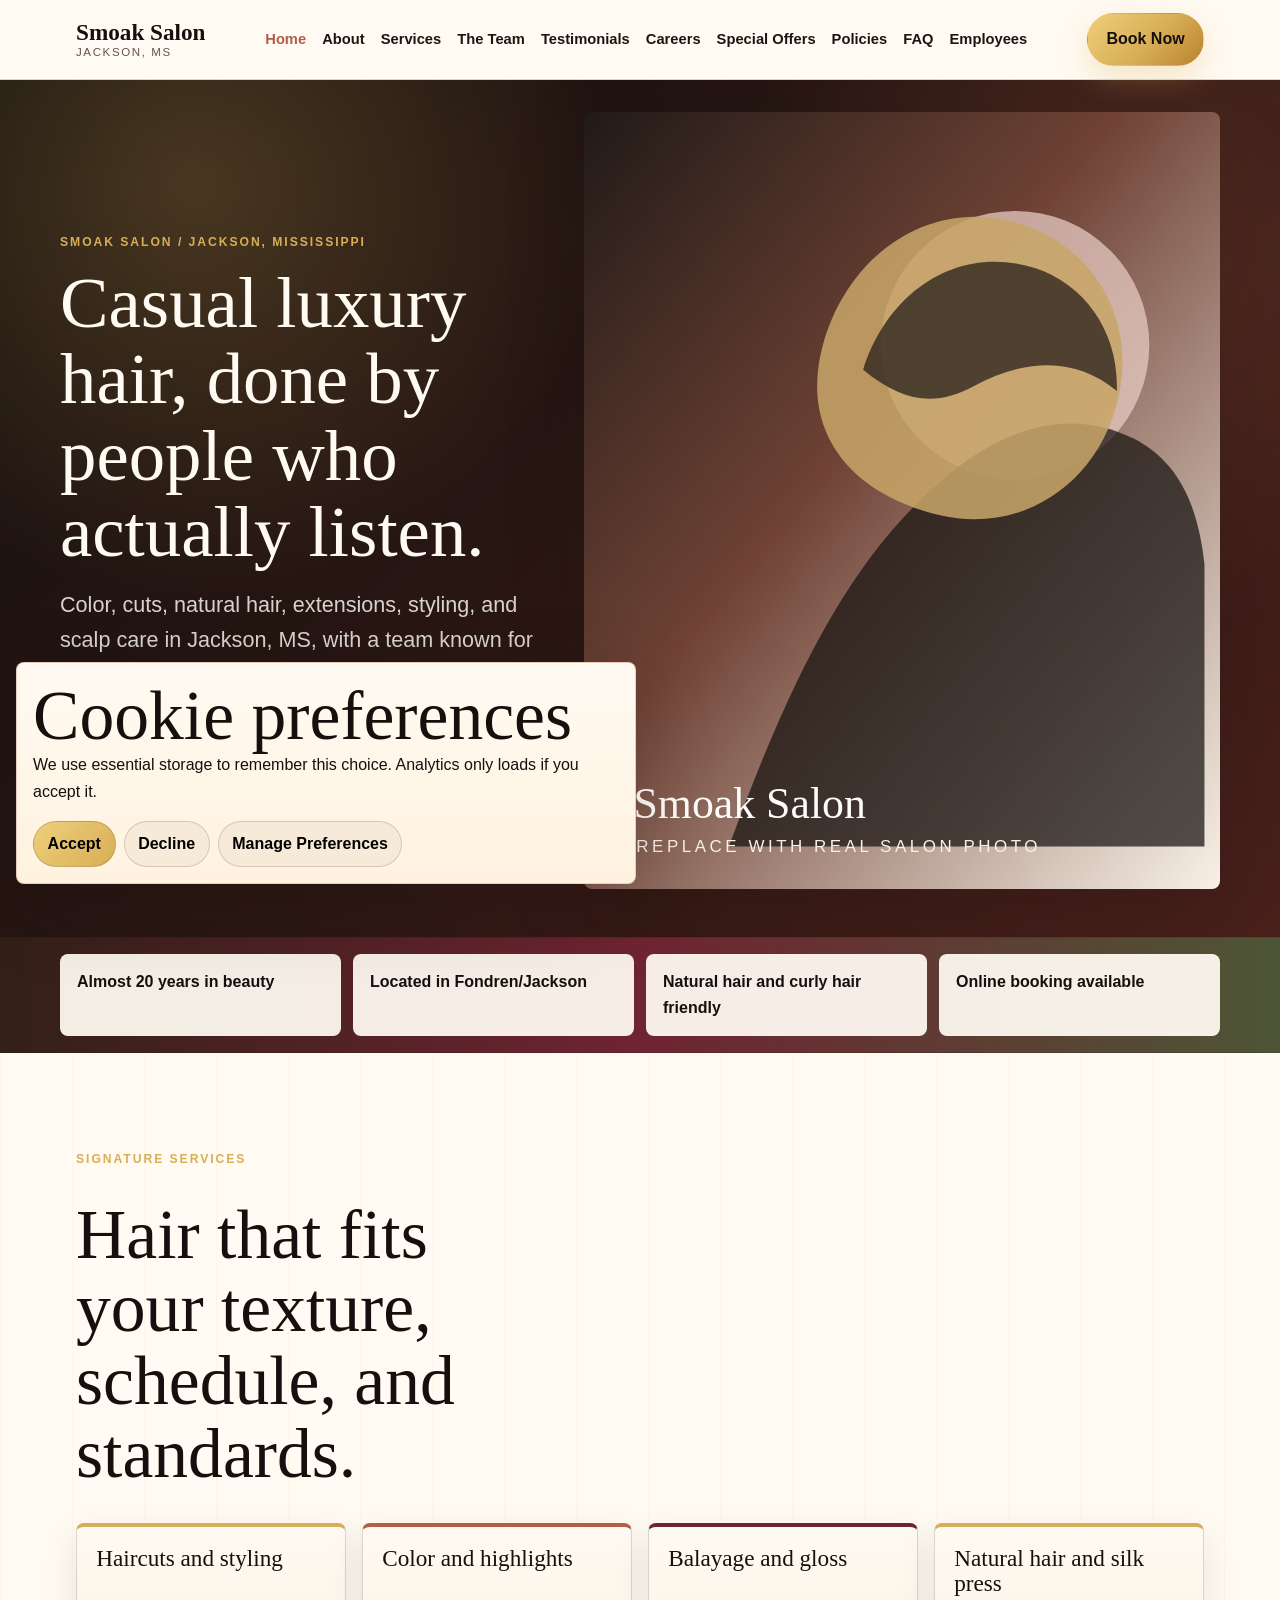
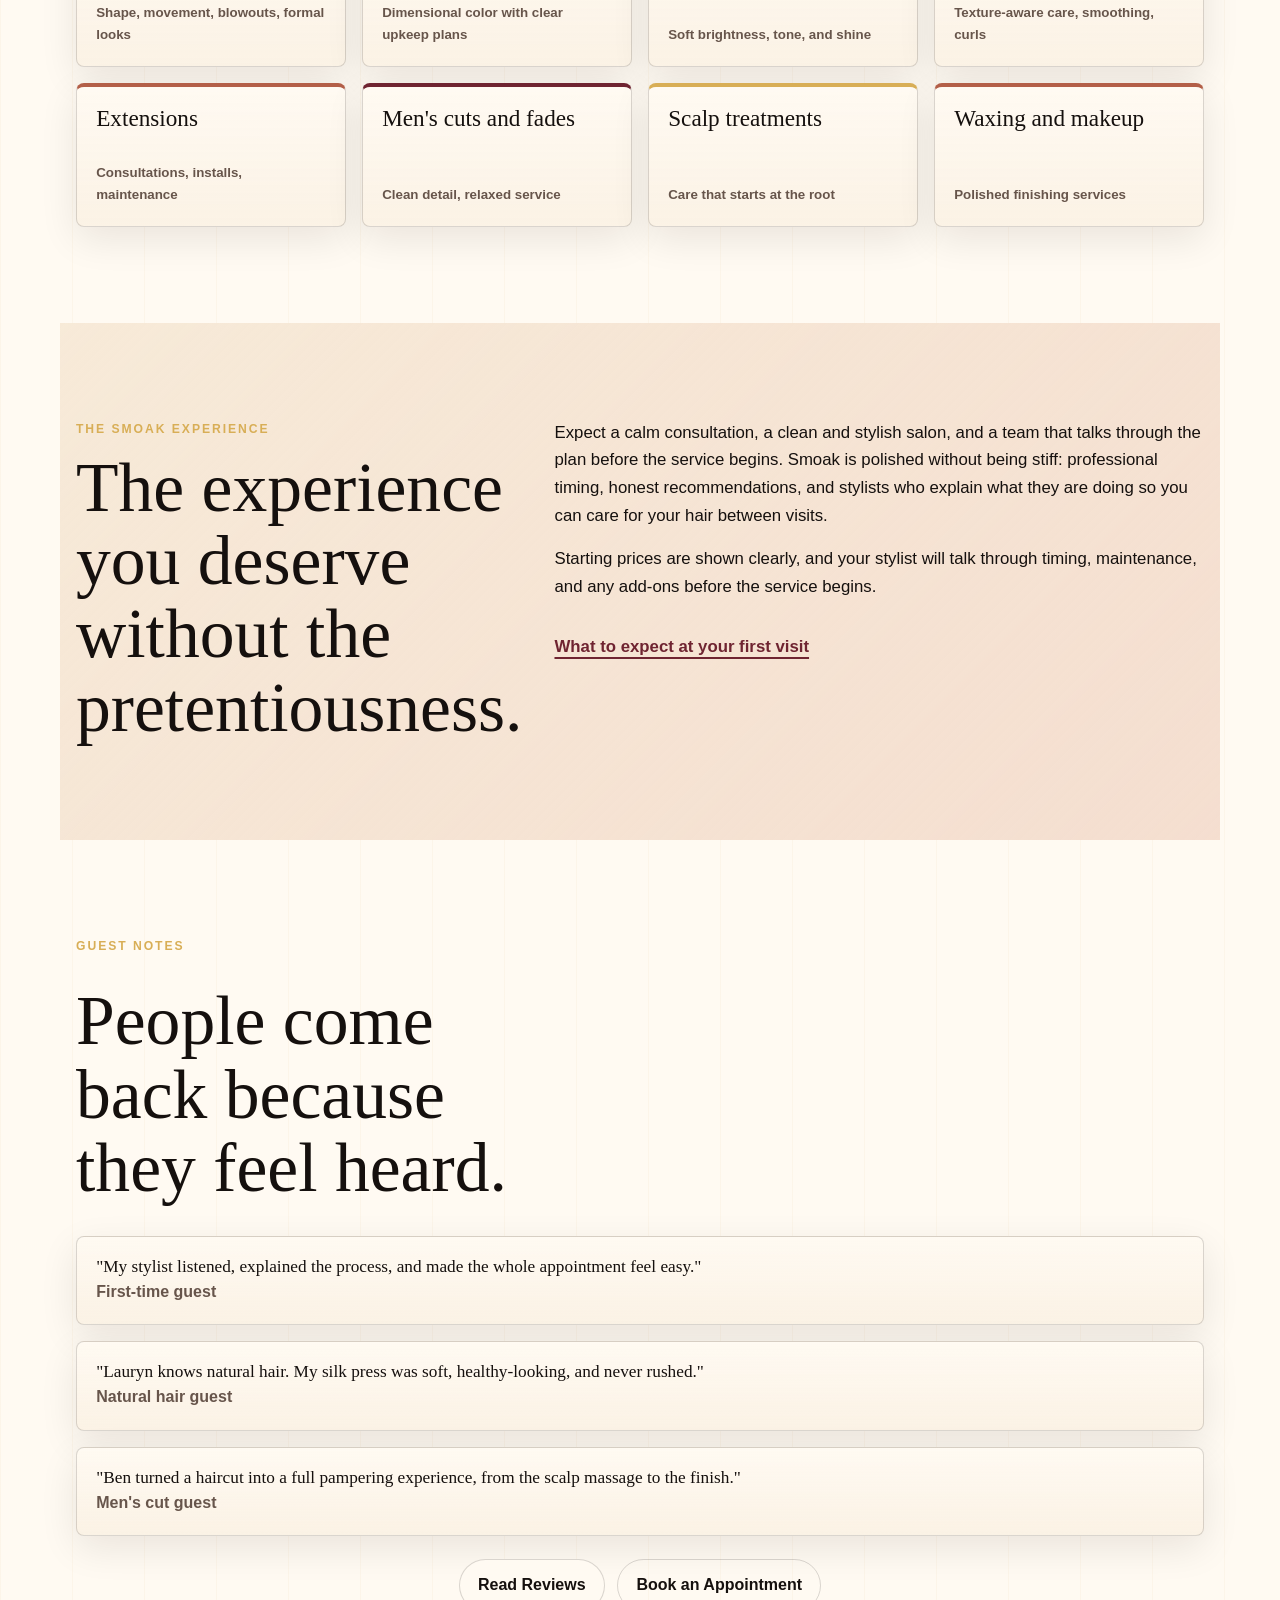
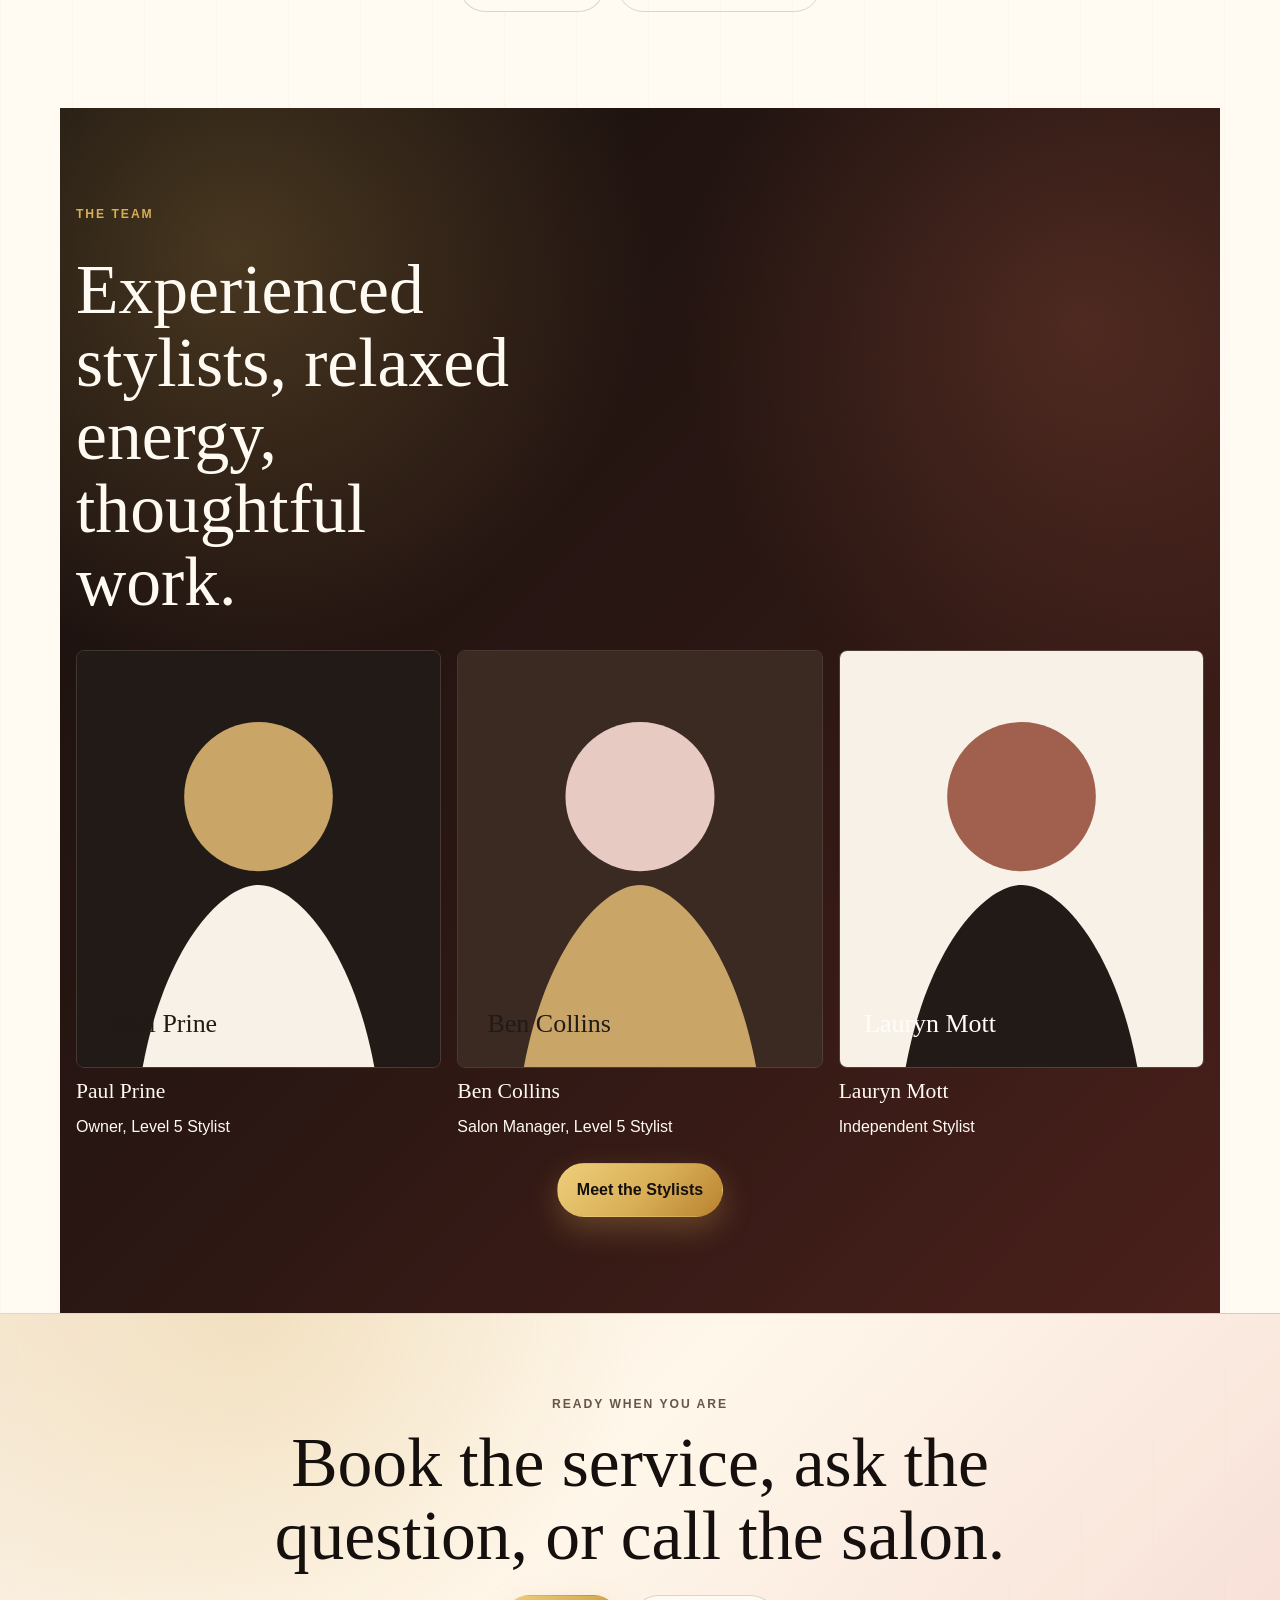
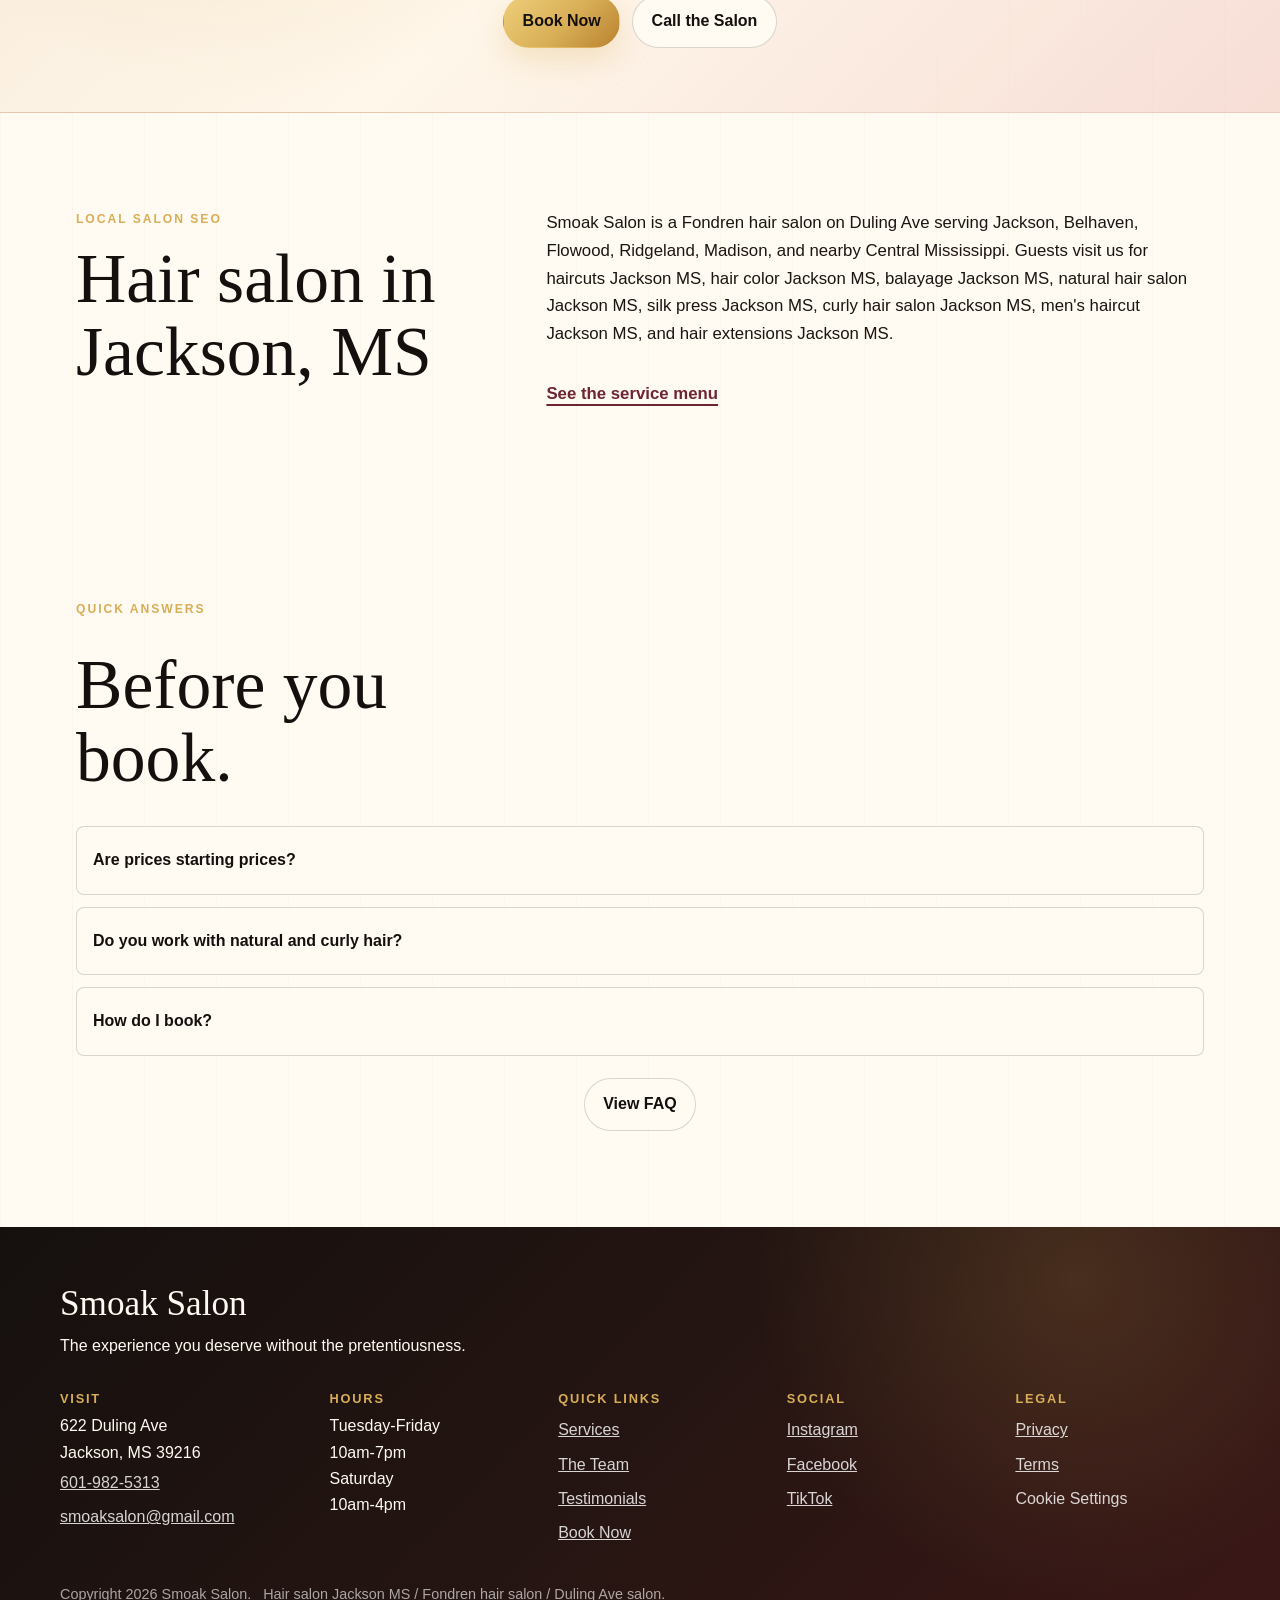
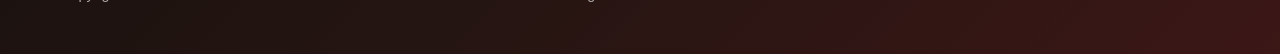
<file: index.html>
<!doctype html>
<html lang="en">
<head>
  <meta charset="utf-8">
  <meta name="viewport" content="width=device-width, initial-scale=1">
  <title>Smoak Salon | Casual Luxury Hair Salon in Jackson, MS</title>
  <meta name="description" content="Smoak Salon is Jackson's casual luxury hair salon for thoughtful cuts, color, natural hair, silk presses, extensions, balayage, men's cuts, and scalp care.">
  <link rel="canonical" href="https://www.smoaksalon.com/">
  <meta property="og:title" content="Smoak Salon | Casual Luxury Hair Salon in Jackson, MS">
  <meta property="og:description" content="Color, cuts, natural hair, extensions, styling, and scalp care in Jackson, MS, with a team known for thoughtful consultations and polished results.">
  <meta property="og:type" content="website">
  <meta property="og:url" content="https://www.smoaksalon.com/">
  <meta property="og:image" content="https://www.smoaksalon.com/assets/img/smoak-salon-hero.svg">
  <meta name="twitter:card" content="summary_large_image">
  <meta name="twitter:title" content="Smoak Salon | Casual Luxury Hair Salon in Jackson, MS">
  <meta name="twitter:description" content="Casual luxury hair, done by people who actually listen.">
  <meta name="twitter:image" content="https://www.smoaksalon.com/assets/img/smoak-salon-hero.svg">
  <link rel="preload" href="assets/css/styles.css" as="style">
  <link rel="stylesheet" href="assets/css/styles.css">
  <script defer src="assets/js/main.js"></script>
  <script type="application/ld+json">
  {
    "@context": "https://schema.org",
    "@type": ["HairSalon", "LocalBusiness"],
    "@id": "https://www.smoaksalon.com/#business",
    "name": "Smoak Salon",
    "url": "https://www.smoaksalon.com/",
    "telephone": "+16019825313",
    "email": "smoaksalon@gmail.com",
    "image": "https://www.smoaksalon.com/assets/img/smoak-salon-hero.svg",
    "address": {
      "@type": "PostalAddress",
      "streetAddress": "622 Duling Ave",
      "addressLocality": "Jackson",
      "addressRegion": "MS",
      "postalCode": "39216",
      "addressCountry": "US"
    },
    "openingHoursSpecification": [
      {"@type": "OpeningHoursSpecification", "dayOfWeek": ["Tuesday","Wednesday","Thursday","Friday"], "opens": "10:00", "closes": "19:00"},
      {"@type": "OpeningHoursSpecification", "dayOfWeek": "Saturday", "opens": "10:00", "closes": "16:00"}
    ],
    "sameAs": ["https://www.instagram.com/smoaksalon/","https://www.facebook.com/SMoakSalon/","https://www.tiktok.com/@smoaksalon622"]
  }
  </script>
  <script type="application/ld+json">
  {
    "@context": "https://schema.org",
    "@type": "Organization",
    "@id": "https://www.smoaksalon.com/#organization",
    "name": "Smoak Salon",
    "url": "https://www.smoaksalon.com/",
    "email": "smoaksalon@gmail.com",
    "telephone": "+16019825313",
    "sameAs": ["https://www.instagram.com/smoaksalon/","https://www.facebook.com/SMoakSalon/","https://www.tiktok.com/@smoaksalon622"]
  }
  </script>
  <script type="application/ld+json">
  {"@context":"https://schema.org","@type":"BreadcrumbList","itemListElement":[{"@type":"ListItem","position":1,"name":"Home","item":"https://www.smoaksalon.com/"}]}
  </script>
</head>
<body>
  <a class="skip-link" href="#main">Skip to content</a>
  <header class="site-header" data-header></header>
  <main id="main">
    <section class="hero section-dark">
      <div class="hero__media">
        <img src="assets/img/smoak-salon-hero.svg" alt="Editorial salon portrait for Smoak Salon hair salon in Jackson MS" width="900" height="1100">
      </div>
      <div class="hero__content">
        <p class="eyebrow">Smoak Salon / Jackson, Mississippi</p>
        <h1>Casual luxury hair, done by people who actually listen.</h1>
        <p class="hero__lead">Color, cuts, natural hair, extensions, styling, and scalp care in Jackson, MS, with a team known for thoughtful consultations and polished results.</p>
        <div class="button-row">
          <a class="btn btn-primary" href="https://smoaksalon.glossgenius.com/">Book Now</a>
          <a class="btn btn-secondary" href="services.html">Explore Services</a>
        </div>
      </div>
    </section>

    <section class="trust-bar" aria-label="Salon highlights">
      <span>Almost 20 years in beauty</span>
      <span>Located in Fondren/Jackson</span>
      <span>Natural hair and curly hair friendly</span>
      <span>Online booking available</span>
    </section>

    <section class="section">
      <div class="section-heading">
        <p class="eyebrow">Signature Services</p>
        <h2>Hair that fits your texture, schedule, and standards.</h2>
      </div>
      <div class="service-grid">
        <a class="service-card" href="services.html#cuts"><span>Haircuts and styling</span><small>Shape, movement, blowouts, formal looks</small></a>
        <a class="service-card" href="services.html#color"><span>Color and highlights</span><small>Dimensional color with clear upkeep plans</small></a>
        <a class="service-card" href="services.html#color"><span>Balayage and gloss</span><small>Soft brightness, tone, and shine</small></a>
        <a class="service-card" href="services.html#natural-hair"><span>Natural hair and silk press</span><small>Texture-aware care, smoothing, curls</small></a>
        <a class="service-card" href="services.html#extensions"><span>Extensions</span><small>Consultations, installs, maintenance</small></a>
        <a class="service-card" href="services.html#cuts"><span>Men's cuts and fades</span><small>Clean detail, relaxed service</small></a>
        <a class="service-card" href="services.html#treatments"><span>Scalp treatments</span><small>Care that starts at the root</small></a>
        <a class="service-card" href="services.html#waxing-makeup"><span>Waxing and makeup</span><small>Polished finishing services</small></a>
      </div>
    </section>

    <section class="split-section section-warm">
      <div>
        <p class="eyebrow">The Smoak Experience</p>
        <h2>The experience you deserve without the pretentiousness.</h2>
      </div>
      <div class="rich-copy">
        <p>Expect a calm consultation, a clean and stylish salon, and a team that talks through the plan before the service begins. Smoak is polished without being stiff: professional timing, honest recommendations, and stylists who explain what they are doing so you can care for your hair between visits.</p>
        <p>Starting prices are shown clearly, and your stylist will talk through timing, maintenance, and any add-ons before the service begins.</p>
        <a class="text-link" href="about.html">What to expect at your first visit</a>
      </div>
    </section>

    <section class="section">
      <div class="section-heading">
        <p class="eyebrow">Guest Notes</p>
        <h2>People come back because they feel heard.</h2>
      </div>
      <div class="testimonial-strip" data-testimonial-slider>
        <article><p>"My stylist listened, explained the process, and made the whole appointment feel easy."</p><span>First-time guest</span></article>
        <article><p>"Lauryn knows natural hair. My silk press was soft, healthy-looking, and never rushed."</p><span>Natural hair guest</span></article>
        <article><p>"Ben turned a haircut into a full pampering experience, from the scalp massage to the finish."</p><span>Men's cut guest</span></article>
      </div>
      <div class="button-row centered">
        <a class="btn btn-secondary" href="testimonials.html">Read Reviews</a>
        <a class="btn btn-ghost" href="https://smoaksalon.glossgenius.com/">Book an Appointment</a>
      </div>
    </section>

    <section class="section section-dark">
      <div class="section-heading">
        <p class="eyebrow">The Team</p>
        <h2>Experienced stylists, relaxed energy, thoughtful work.</h2>
      </div>
      <div class="team-preview">
        <article><img src="assets/img/team-paul-prine.svg" alt="Paul Prine stylist portrait placeholder at Smoak Salon" loading="lazy" width="360" height="420"><h3>Paul Prine</h3><p>Owner, Level 5 Stylist</p></article>
        <article><img src="assets/img/team-ben-collins.svg" alt="Ben Collins stylist portrait placeholder at Smoak Salon" loading="lazy" width="360" height="420"><h3>Ben Collins</h3><p>Salon Manager, Level 5 Stylist</p></article>
        <article><img src="assets/img/team-lauryn-mott.svg" alt="Lauryn Mott stylist portrait placeholder at Smoak Salon" loading="lazy" width="360" height="420"><h3>Lauryn Mott</h3><p>Independent Stylist</p></article>
      </div>
      <div class="button-row centered">
        <a class="btn btn-primary" href="team.html">Meet the Stylists</a>
      </div>
    </section>

    <section class="booking-band">
      <p class="eyebrow">Ready when you are</p>
      <h2>Book the service, ask the question, or call the salon.</h2>
      <div class="button-row centered">
        <a class="btn btn-primary" href="https://smoaksalon.glossgenius.com/">Book Now</a>
        <a class="btn btn-secondary" href="tel:+16019825313">Call the Salon</a>
      </div>
    </section>

    <section class="split-section">
      <div>
        <p class="eyebrow">Local Salon SEO</p>
        <h2>Hair salon in Jackson, MS</h2>
      </div>
      <div class="rich-copy">
        <p>Smoak Salon is a Fondren hair salon on Duling Ave serving Jackson, Belhaven, Flowood, Ridgeland, Madison, and nearby Central Mississippi. Guests visit us for haircuts Jackson MS, hair color Jackson MS, balayage Jackson MS, natural hair salon Jackson MS, silk press Jackson MS, curly hair salon Jackson MS, men's haircut Jackson MS, and hair extensions Jackson MS.</p>
        <a class="text-link" href="services.html">See the service menu</a>
      </div>
    </section>

    <section class="section faq-preview">
      <div class="section-heading">
        <p class="eyebrow">Quick Answers</p>
        <h2>Before you book.</h2>
      </div>
      <div class="accordion-list">
        <details><summary>Are prices starting prices?</summary><p>Yes. Final pricing can vary by stylist level, hair length, density, timing, product usage, and service plan.</p></details>
        <details><summary>Do you work with natural and curly hair?</summary><p>Yes. The team serves a wide range of textures, including curls, 4C hair, silk presses, wash n gos, twist outs, and healthy trims.</p></details>
        <details><summary>How do I book?</summary><p>Use online booking through GlossGenius or call <a href="tel:+16019825313">601-982-5313</a>.</p></details>
      </div>
      <div class="button-row centered"><a class="btn btn-secondary" href="faq.html">View FAQ</a></div>
    </section>
  </main>
  <footer class="site-footer" data-footer></footer>
  <div data-cookie-banner></div>
  <a class="sticky-book" href="https://smoaksalon.glossgenius.com/">Book Now</a>
</body>
</html>
</file>
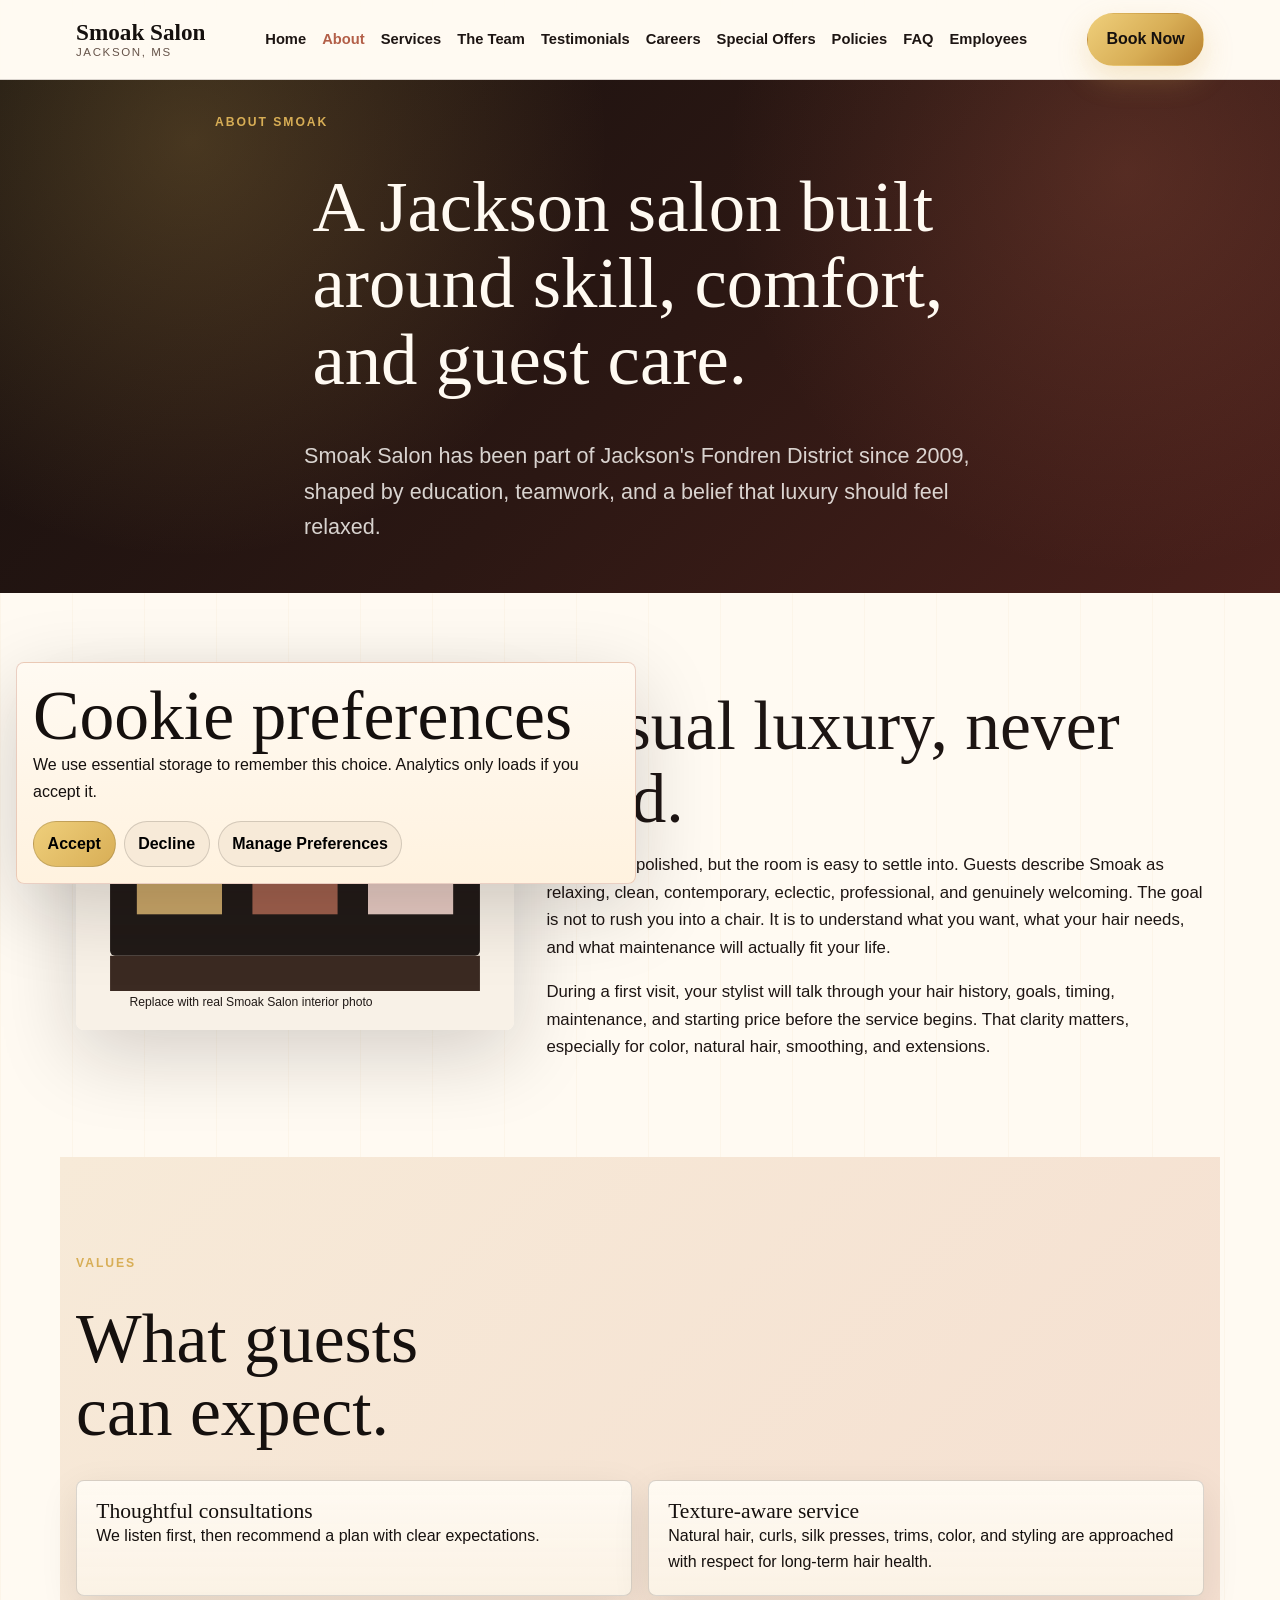
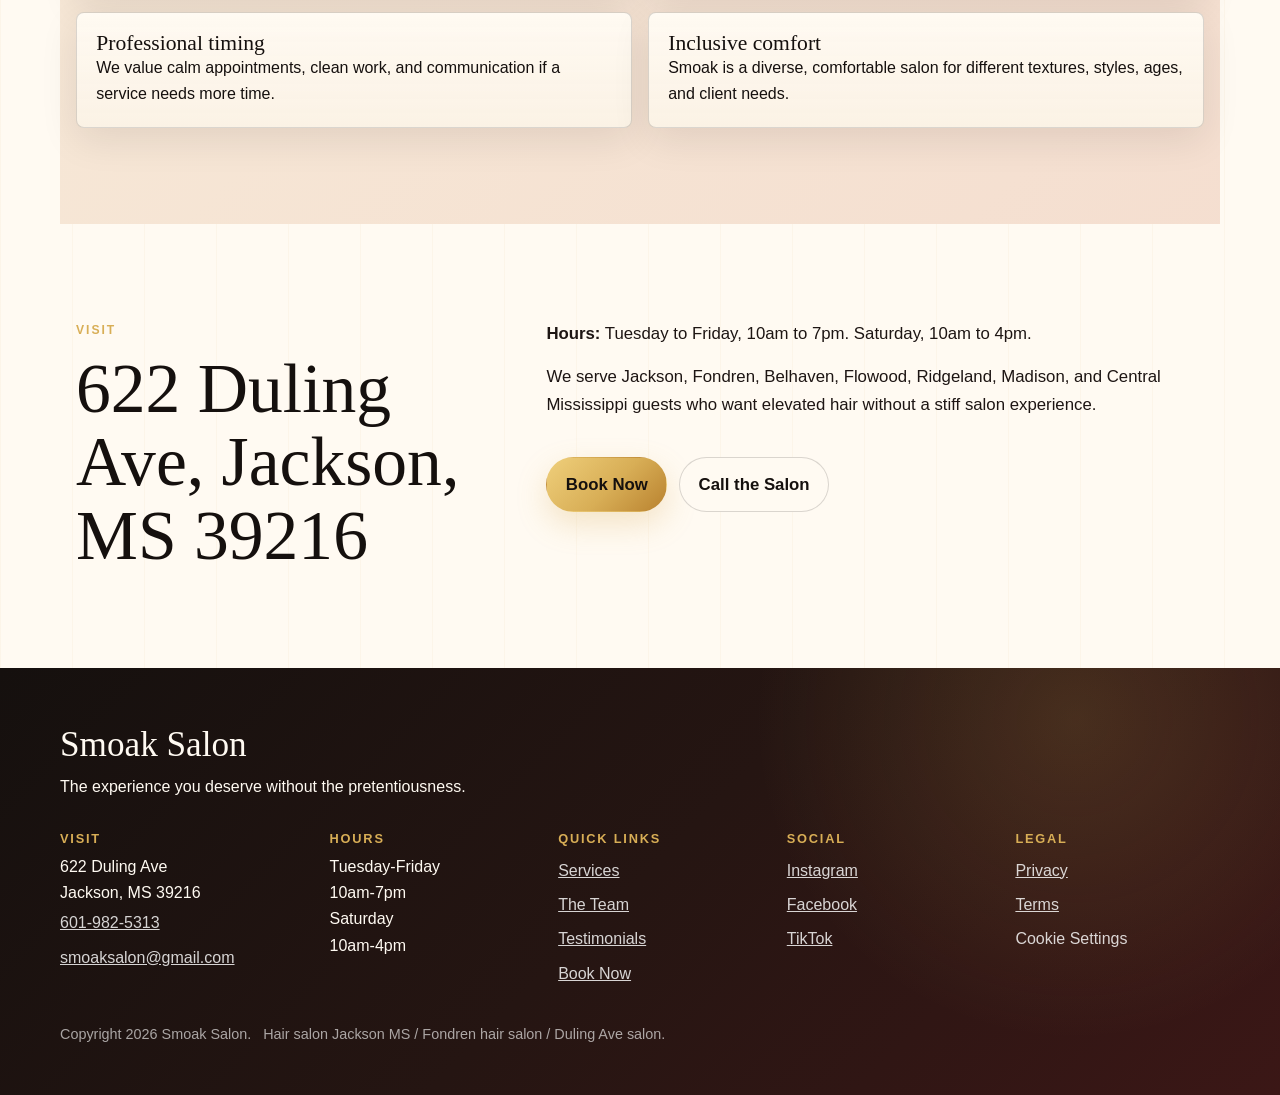
<file: about.html>
<!doctype html>
<html lang="en">
<head>
  <meta charset="utf-8"><meta name="viewport" content="width=device-width, initial-scale=1">
  <title>About Smoak Salon | Fondren Hair Salon in Jackson, MS</title>
  <meta name="description" content="Learn about Smoak Salon, a casual luxury hair salon in Jackson's Fondren area built around skill, comfort, education, and guest care.">
  <link rel="canonical" href="https://www.smoaksalon.com/about.html">
  <meta property="og:title" content="About Smoak Salon"><meta property="og:description" content="Skill, comfort, and polished guest care in Jackson, MS."><meta property="og:type" content="website"><meta property="og:url" content="https://www.smoaksalon.com/about.html"><meta property="og:image" content="https://www.smoaksalon.com/assets/img/salon-interior.svg">
  <meta name="twitter:card" content="summary_large_image"><meta name="twitter:title" content="About Smoak Salon"><meta name="twitter:description" content="Jackson's casual luxury salon with a warm, professional guest experience."><meta name="twitter:image" content="https://www.smoaksalon.com/assets/img/salon-interior.svg">
  <link rel="stylesheet" href="assets/css/styles.css"><script defer src="assets/js/main.js"></script>
  <script type="application/ld+json">{"@context":"https://schema.org","@type":"BreadcrumbList","itemListElement":[{"@type":"ListItem","position":1,"name":"Home","item":"https://www.smoaksalon.com/"},{"@type":"ListItem","position":2,"name":"About","item":"https://www.smoaksalon.com/about.html"}]}</script>
</head>
<body><a class="skip-link" href="#main">Skip to content</a><header class="site-header" data-header></header>
<main id="main">
  <section class="page-hero section-dark"><p class="eyebrow">About Smoak</p><h1>A Jackson salon built around skill, comfort, and guest care.</h1><p>Smoak Salon has been part of Jackson's Fondren District since 2009, shaped by education, teamwork, and a belief that luxury should feel relaxed.</p></section>
  <section class="split-section"><div><img class="feature-image" src="assets/img/salon-interior.svg" alt="Warm modern interior placeholder for Smoak Salon in Fondren Jackson" width="720" height="560"></div><div class="rich-copy"><h2>Casual luxury, never cold.</h2><p>Our work is polished, but the room is easy to settle into. Guests describe Smoak as relaxing, clean, contemporary, eclectic, professional, and genuinely welcoming. The goal is not to rush you into a chair. It is to understand what you want, what your hair needs, and what maintenance will actually fit your life.</p><p>During a first visit, your stylist will talk through your hair history, goals, timing, maintenance, and starting price before the service begins. That clarity matters, especially for color, natural hair, smoothing, and extensions.</p></div></section>
  <section class="section section-warm"><div class="section-heading"><p class="eyebrow">Values</p><h2>What guests can expect.</h2></div><div class="value-grid"><article><h3>Thoughtful consultations</h3><p>We listen first, then recommend a plan with clear expectations.</p></article><article><h3>Texture-aware service</h3><p>Natural hair, curls, silk presses, trims, color, and styling are approached with respect for long-term hair health.</p></article><article><h3>Professional timing</h3><p>We value calm appointments, clean work, and communication if a service needs more time.</p></article><article><h3>Inclusive comfort</h3><p>Smoak is a diverse, comfortable salon for different textures, styles, ages, and client needs.</p></article></div></section>
  <section class="split-section"><div><p class="eyebrow">Visit</p><h2>622 Duling Ave, Jackson, MS 39216</h2></div><div class="rich-copy"><p><strong>Hours:</strong> Tuesday to Friday, 10am to 7pm. Saturday, 10am to 4pm.</p><p>We serve Jackson, Fondren, Belhaven, Flowood, Ridgeland, Madison, and Central Mississippi guests who want elevated hair without a stiff salon experience.</p><div class="button-row"><a class="btn btn-primary" href="https://smoaksalon.glossgenius.com/">Book Now</a><a class="btn btn-secondary" href="tel:+16019825313">Call the Salon</a></div></div></section>
</main><footer class="site-footer" data-footer></footer><div data-cookie-banner></div><a class="sticky-book" href="https://smoaksalon.glossgenius.com/">Book Now</a></body></html>
</file>
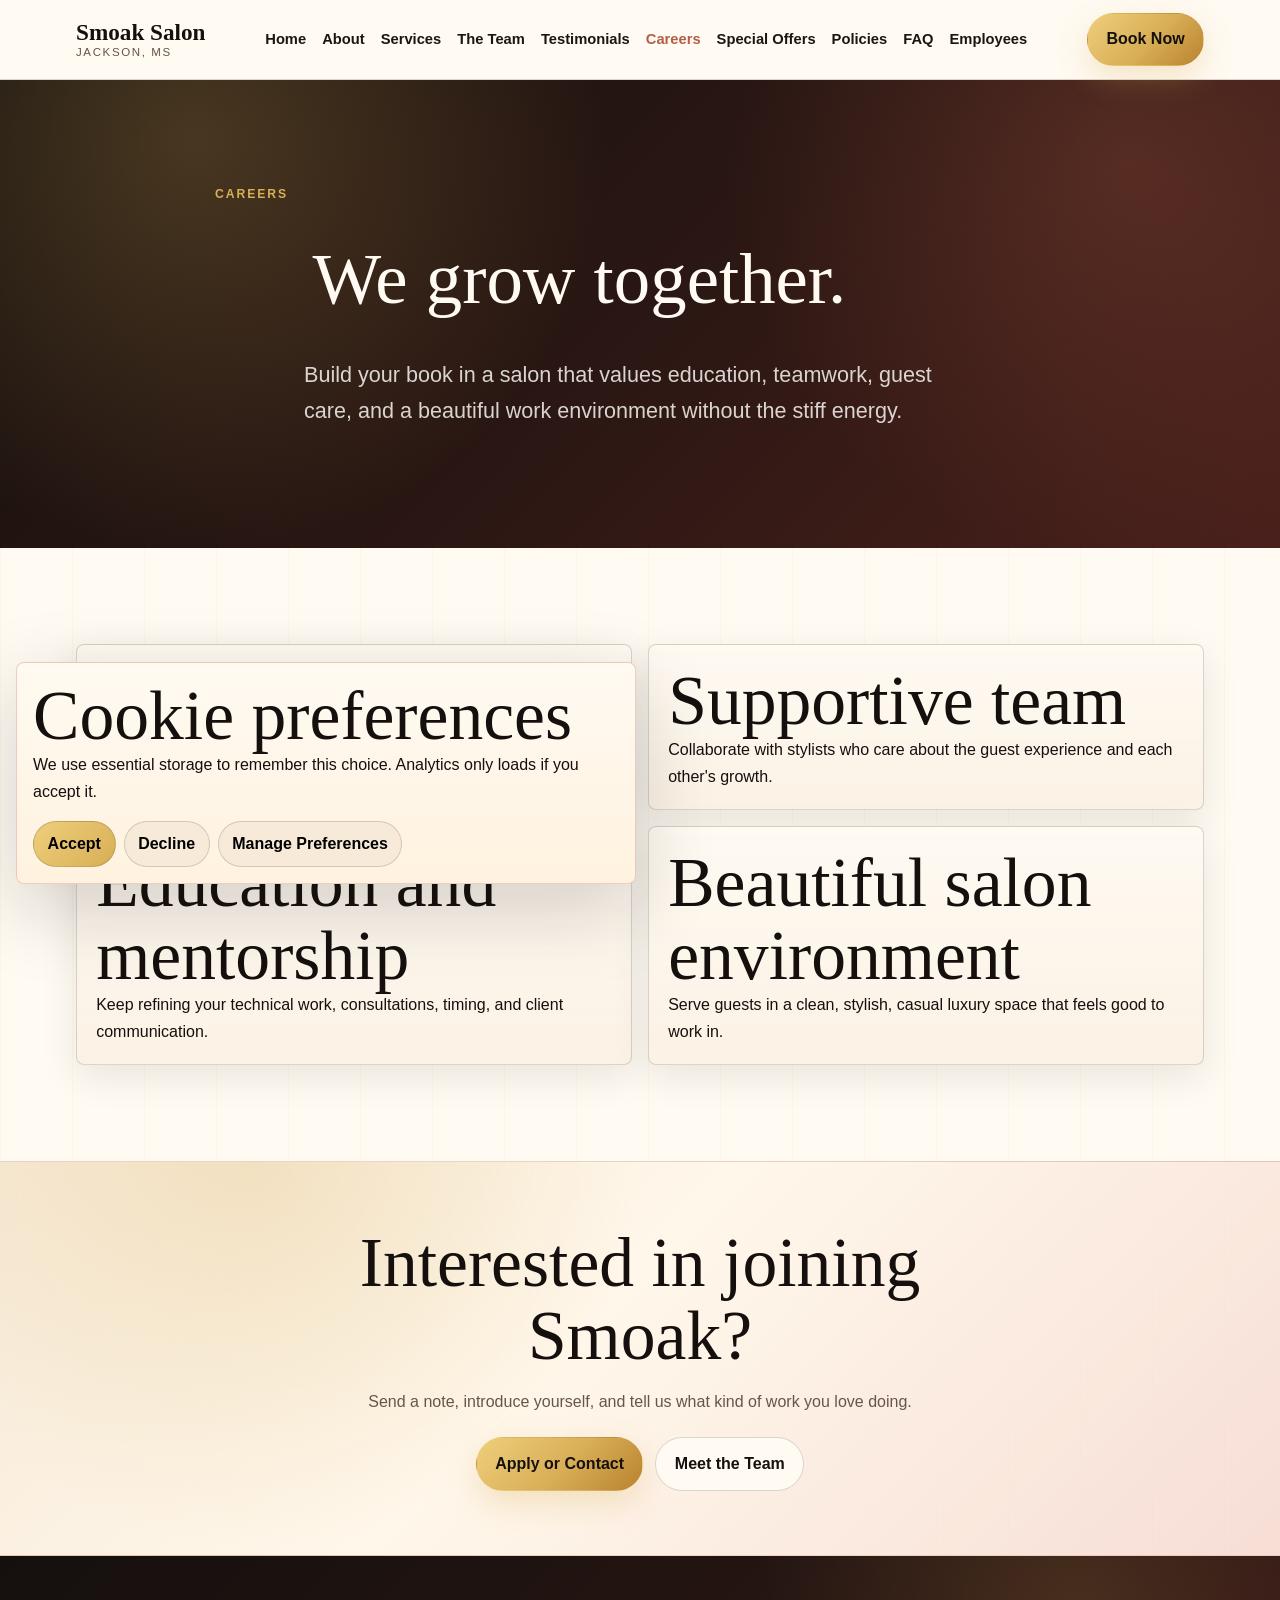
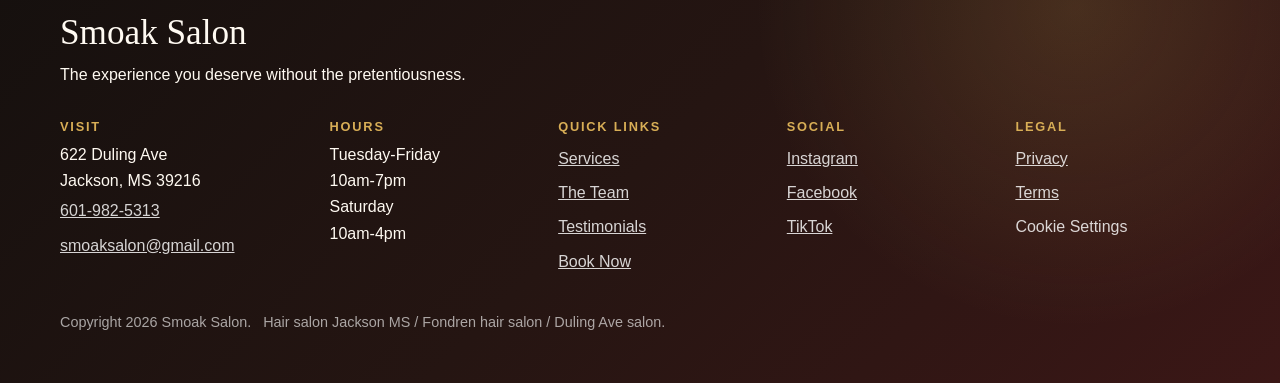
<file: careers.html>
<!doctype html>
<html lang="en">
<head><meta charset="utf-8"><meta name="viewport" content="width=device-width, initial-scale=1"><title>Careers | Join Smoak Salon in Jackson, MS</title><meta name="description" content="Grow your salon career at Smoak Salon in Jackson, MS with a supportive team, education, mentorship, and a beautiful salon environment."><link rel="canonical" href="https://www.smoaksalon.com/careers.html"><meta property="og:title" content="Careers at Smoak Salon"><meta property="og:description" content="We grow together. Join a supportive Jackson salon team."><meta property="og:type" content="website"><meta property="og:url" content="https://www.smoaksalon.com/careers.html"><meta property="og:image" content="https://www.smoaksalon.com/assets/img/salon-interior.svg"><meta name="twitter:card" content="summary_large_image"><meta name="twitter:title" content="Careers at Smoak Salon"><meta name="twitter:description" content="Grow with a supportive Jackson salon team."><link rel="stylesheet" href="assets/css/styles.css"><script defer src="assets/js/main.js"></script><script type="application/ld+json">{"@context":"https://schema.org","@type":"BreadcrumbList","itemListElement":[{"@type":"ListItem","position":1,"name":"Home","item":"https://www.smoaksalon.com/"},{"@type":"ListItem","position":2,"name":"Careers","item":"https://www.smoaksalon.com/careers.html"}]}</script></head>
<body><a class="skip-link" href="#main">Skip to content</a><header class="site-header" data-header></header><main id="main"><section class="page-hero section-dark"><p class="eyebrow">Careers</p><h1>We grow together.</h1><p>Build your book in a salon that values education, teamwork, guest care, and a beautiful work environment without the stiff energy.</p></section><section class="section"><div class="value-grid"><article><h2>Grow your book</h2><p>Work in a visible Fondren salon with online booking, repeat guests, and a brand built on trust.</p></article><article><h2>Supportive team</h2><p>Collaborate with stylists who care about the guest experience and each other's growth.</p></article><article><h2>Education and mentorship</h2><p>Keep refining your technical work, consultations, timing, and client communication.</p></article><article><h2>Beautiful salon environment</h2><p>Serve guests in a clean, stylish, casual luxury space that feels good to work in.</p></article></div></section><section class="booking-band"><h2>Interested in joining Smoak?</h2><p>Send a note, introduce yourself, and tell us what kind of work you love doing.</p><div class="button-row centered"><a class="btn btn-primary" href="mailto:smoaksalon@gmail.com?subject=Career%20Interest%20at%20Smoak%20Salon">Apply or Contact</a><a class="btn btn-secondary" href="team.html">Meet the Team</a></div></section></main><footer class="site-footer" data-footer></footer><div data-cookie-banner></div><a class="sticky-book" href="https://smoaksalon.glossgenius.com/">Book Now</a></body></html>
</file>
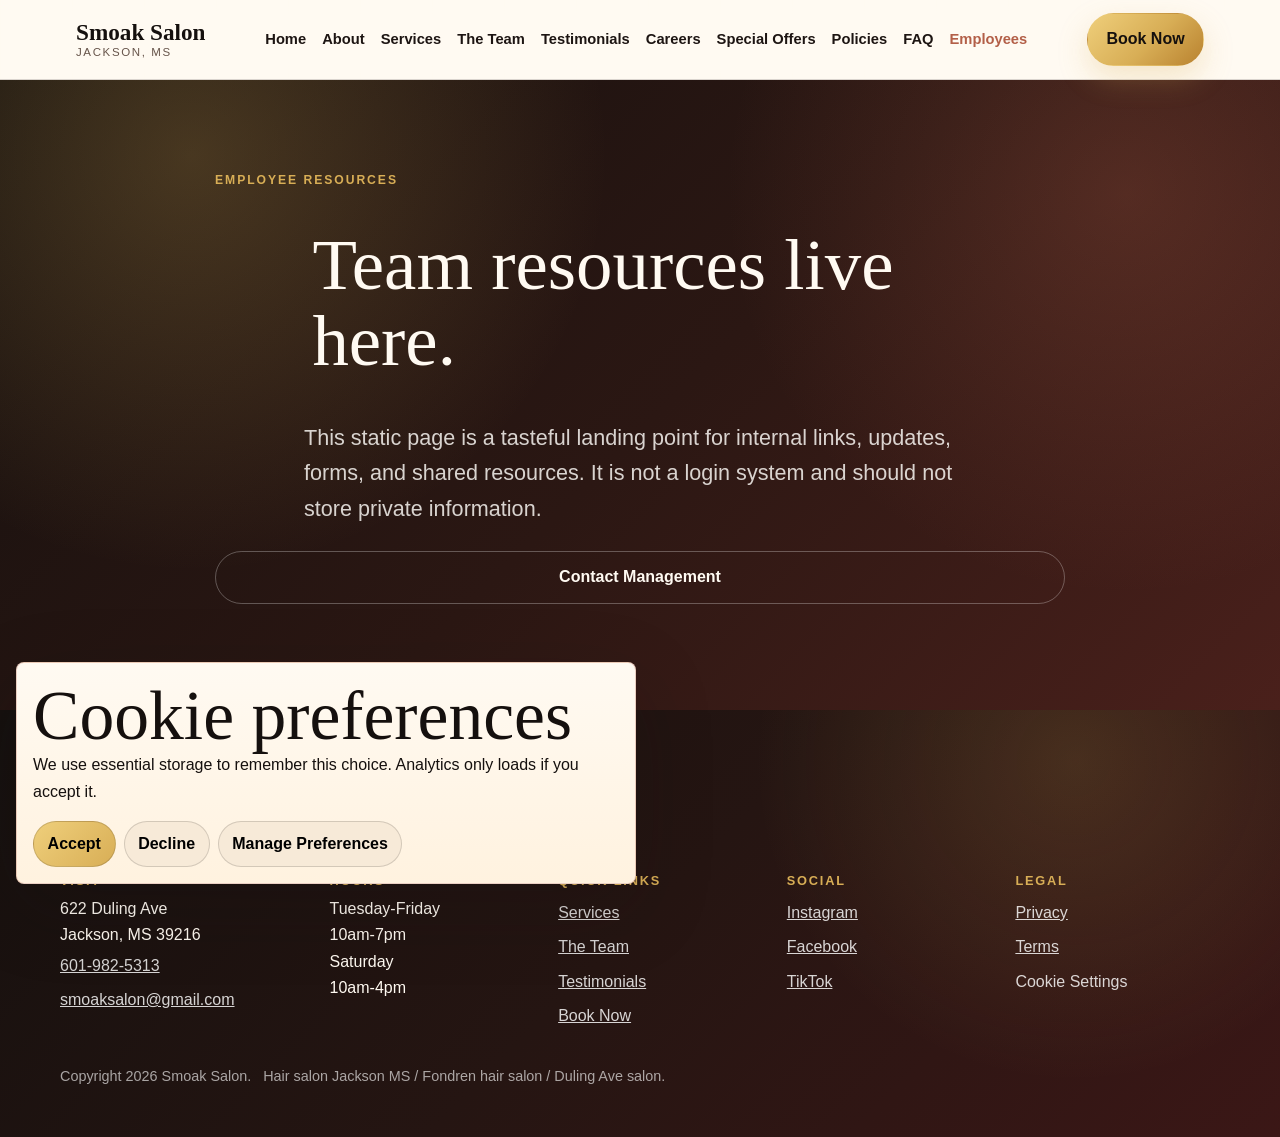
<file: employees.html>
<!doctype html>
<html lang="en">
<head><meta charset="utf-8"><meta name="viewport" content="width=device-width, initial-scale=1"><meta name="robots" content="noindex, nofollow"><title>Employee Resources | Smoak Salon</title><meta name="description" content="Private employee resources landing page for Smoak Salon team members."><link rel="canonical" href="https://www.smoaksalon.com/employees.html"><meta property="og:title" content="Employee Resources | Smoak Salon"><meta property="og:description" content="Internal resources landing page."><meta property="og:type" content="website"><meta name="twitter:card" content="summary"><link rel="stylesheet" href="assets/css/styles.css"><script defer src="assets/js/main.js"></script><script type="application/ld+json">{"@context":"https://schema.org","@type":"BreadcrumbList","itemListElement":[{"@type":"ListItem","position":1,"name":"Home","item":"https://www.smoaksalon.com/"},{"@type":"ListItem","position":2,"name":"Employees","item":"https://www.smoaksalon.com/employees.html"}]}</script></head>
<body><a class="skip-link" href="#main">Skip to content</a><header class="site-header" data-header></header><main id="main"><section class="page-hero section-dark employee-page"><p class="eyebrow">Employee Resources</p><h1>Team resources live here.</h1><p>This static page is a tasteful landing point for internal links, updates, forms, and shared resources. It is not a login system and should not store private information.</p><a class="btn btn-secondary" href="mailto:smoaksalon@gmail.com">Contact Management</a></section></main><footer class="site-footer" data-footer></footer><div data-cookie-banner></div></body></html>
</file>
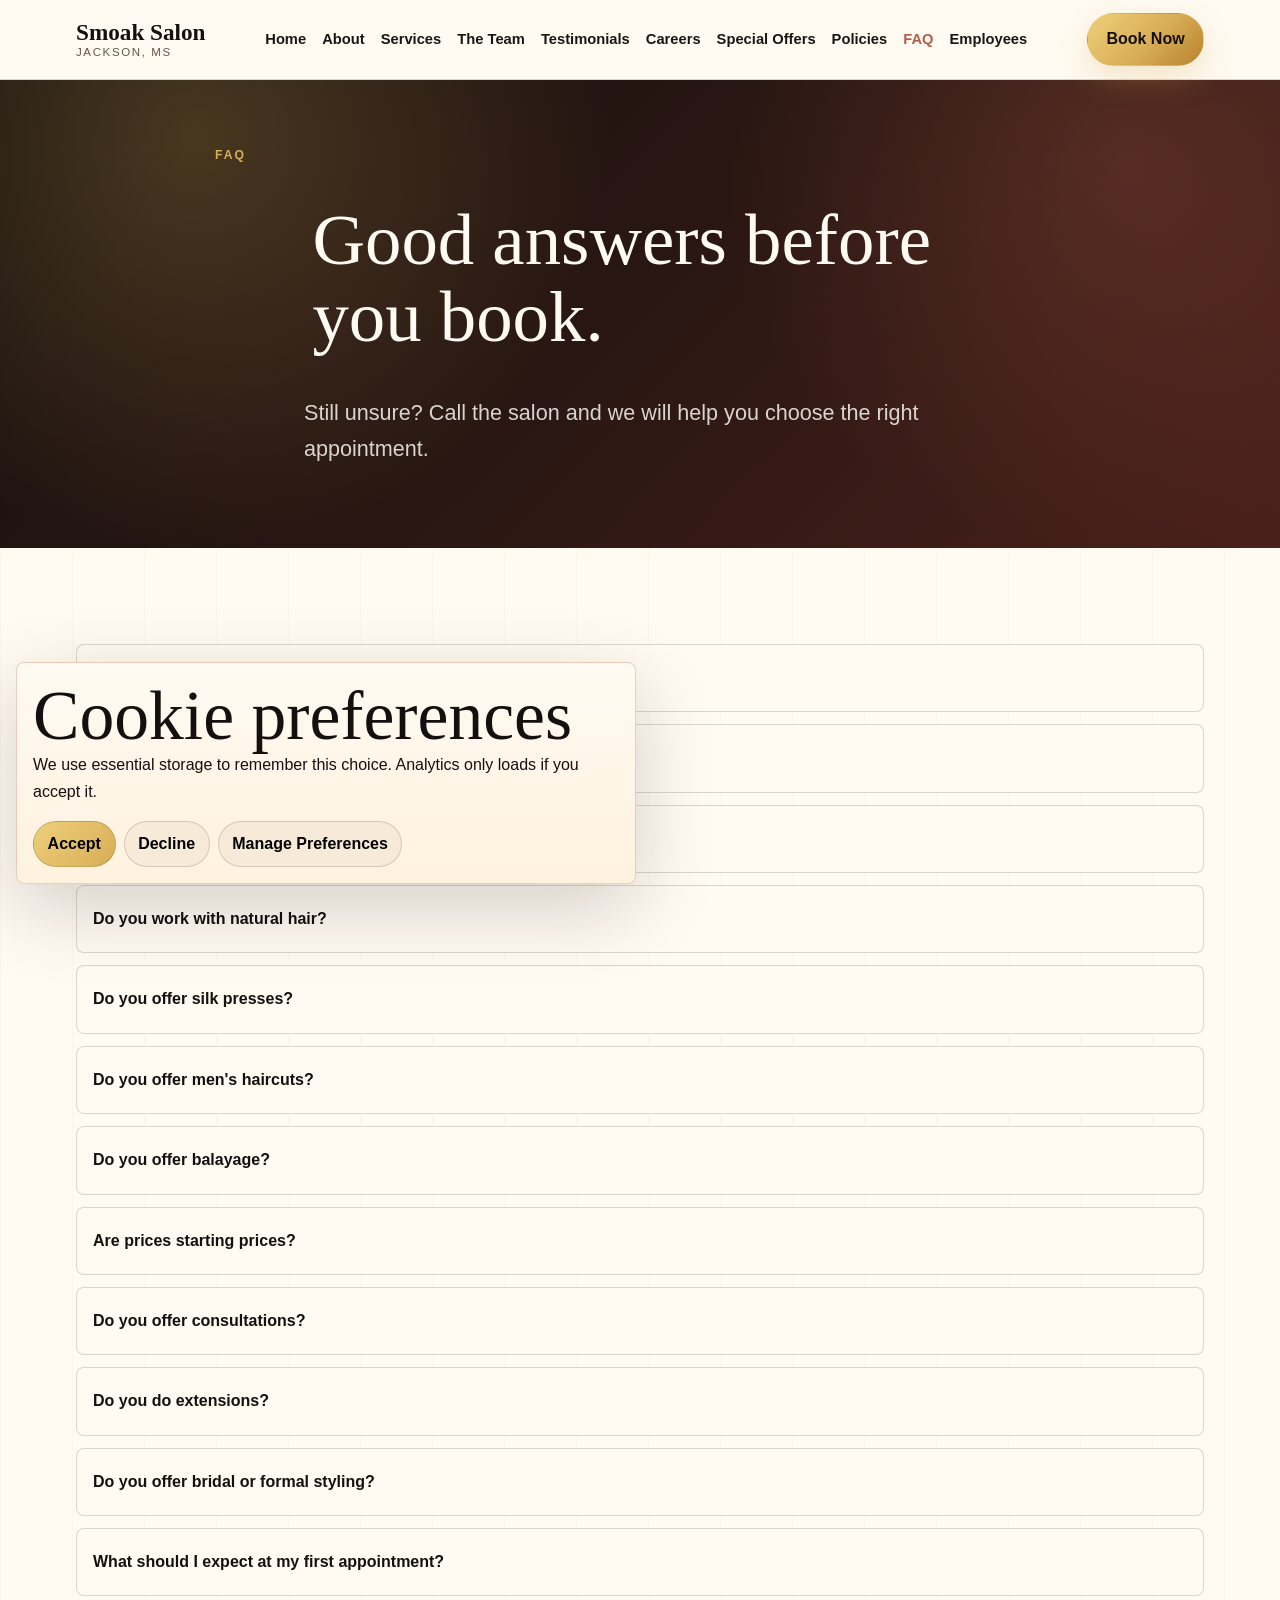
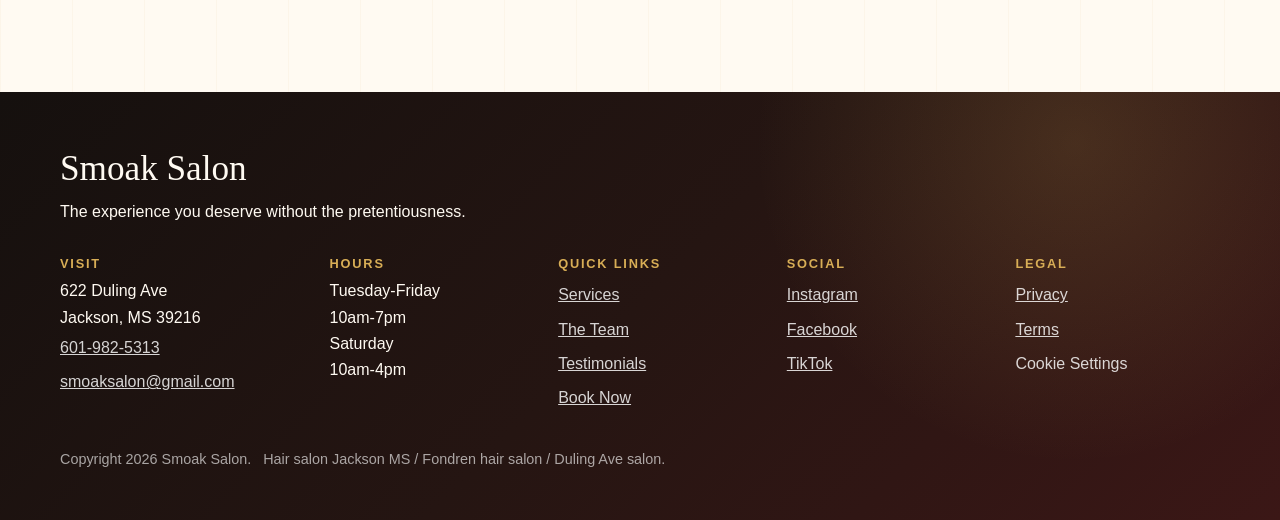
<file: faq.html>
<!doctype html>
<html lang="en">
<head><meta charset="utf-8"><meta name="viewport" content="width=device-width, initial-scale=1"><title>FAQ | Smoak Salon Hair Salon in Jackson, MS</title><meta name="description" content="Answers to common questions about booking, location, curly hair, natural hair, silk presses, men's haircuts, balayage, consultations, extensions, bridal styling, and prices."><link rel="canonical" href="https://www.smoaksalon.com/faq.html"><meta property="og:title" content="Smoak Salon FAQ"><meta property="og:description" content="Common questions before booking a salon appointment in Jackson, MS."><meta property="og:type" content="website"><meta property="og:url" content="https://www.smoaksalon.com/faq.html"><meta property="og:image" content="https://www.smoaksalon.com/assets/img/salon-detail.svg"><meta name="twitter:card" content="summary_large_image"><link rel="stylesheet" href="assets/css/styles.css"><script defer src="assets/js/main.js"></script>
<script type="application/ld+json">{"@context":"https://schema.org","@type":"FAQPage","mainEntity":[{"@type":"Question","name":"How do I book an appointment?","acceptedAnswer":{"@type":"Answer","text":"Book online through GlossGenius or call Smoak Salon at 601-982-5313."}},{"@type":"Question","name":"Where is Smoak Salon located?","acceptedAnswer":{"@type":"Answer","text":"Smoak Salon is located at 622 Duling Ave, Jackson, MS 39216."}},{"@type":"Question","name":"Do you work with curly hair?","acceptedAnswer":{"@type":"Answer","text":"Yes. Smoak Salon works with curly hair and offers consultations to plan shape, care, and styling."}},{"@type":"Question","name":"Do you work with natural hair?","acceptedAnswer":{"@type":"Answer","text":"Yes. Smoak Salon provides natural hair services including silk presses, treatments, wash n gos, twists, and trims."}},{"@type":"Question","name":"Are prices starting prices?","acceptedAnswer":{"@type":"Answer","text":"Yes. Prices are starting points and may vary by stylist level, hair length, density, timing, product usage, and service plan."}}]}</script></head>
<body><a class="skip-link" href="#main">Skip to content</a><header class="site-header" data-header></header><main id="main"><section class="page-hero section-dark"><p class="eyebrow">FAQ</p><h1>Good answers before you book.</h1><p>Still unsure? Call the salon and we will help you choose the right appointment.</p></section><section class="section"><div class="accordion-list faq-list">
<details><summary>How do I book an appointment?</summary><p>Book online through <a href="https://smoaksalon.glossgenius.com/">GlossGenius</a> or call <a href="tel:+16019825313">601-982-5313</a>.</p></details>
<details><summary>Where is Smoak Salon located?</summary><p>We are at 622 Duling Ave, Jackson, MS 39216 in the Fondren area.</p></details>
<details><summary>Do you work with curly hair?</summary><p>Yes. We work with curls and can help with shape, definition, styling, and maintenance.</p></details>
<details><summary>Do you work with natural hair?</summary><p>Yes. We serve natural hair guests, including 4C hair, silk presses, twists, wash n gos, treatments, and healthy trims.</p></details>
<details><summary>Do you offer silk presses?</summary><p>Yes. Silk presses and silk presses with treatment are available with starting prices based on stylist, length, density, and timing.</p></details>
<details><summary>Do you offer men's haircuts?</summary><p>Yes. Smoak offers men's cuts, fades, and detailed finishing.</p></details>
<details><summary>Do you offer balayage?</summary><p>Yes. Balayage and gloss services are available, often with consultation guidance for color goals and maintenance.</p></details>
<details><summary>Are prices starting prices?</summary><p>Yes. Starting prices are shown clearly, and your stylist will talk through timing, maintenance, and any add-ons before the service begins.</p></details>
<details><summary>Do you offer consultations?</summary><p>Yes. Consultations are recommended or required for extensions, color corrections, major changes, smoothing services, and some texture services.</p></details>
<details><summary>Do you do extensions?</summary><p>Yes. Extension consultations, tape-in install and maintenance, and traditional sew-in services are available by plan.</p></details>
<details><summary>Do you offer bridal or formal styling?</summary><p>Yes. Formal styling, makeup application, and bridal makeup are available.</p></details>
<details><summary>What should I expect at my first appointment?</summary><p>A thoughtful consultation, clear plan, starting price conversation, and a stylist who explains the process before beginning.</p></details>
</div></section></main><footer class="site-footer" data-footer></footer><div data-cookie-banner></div><a class="sticky-book" href="https://smoaksalon.glossgenius.com/">Book Now</a></body></html>
</file>
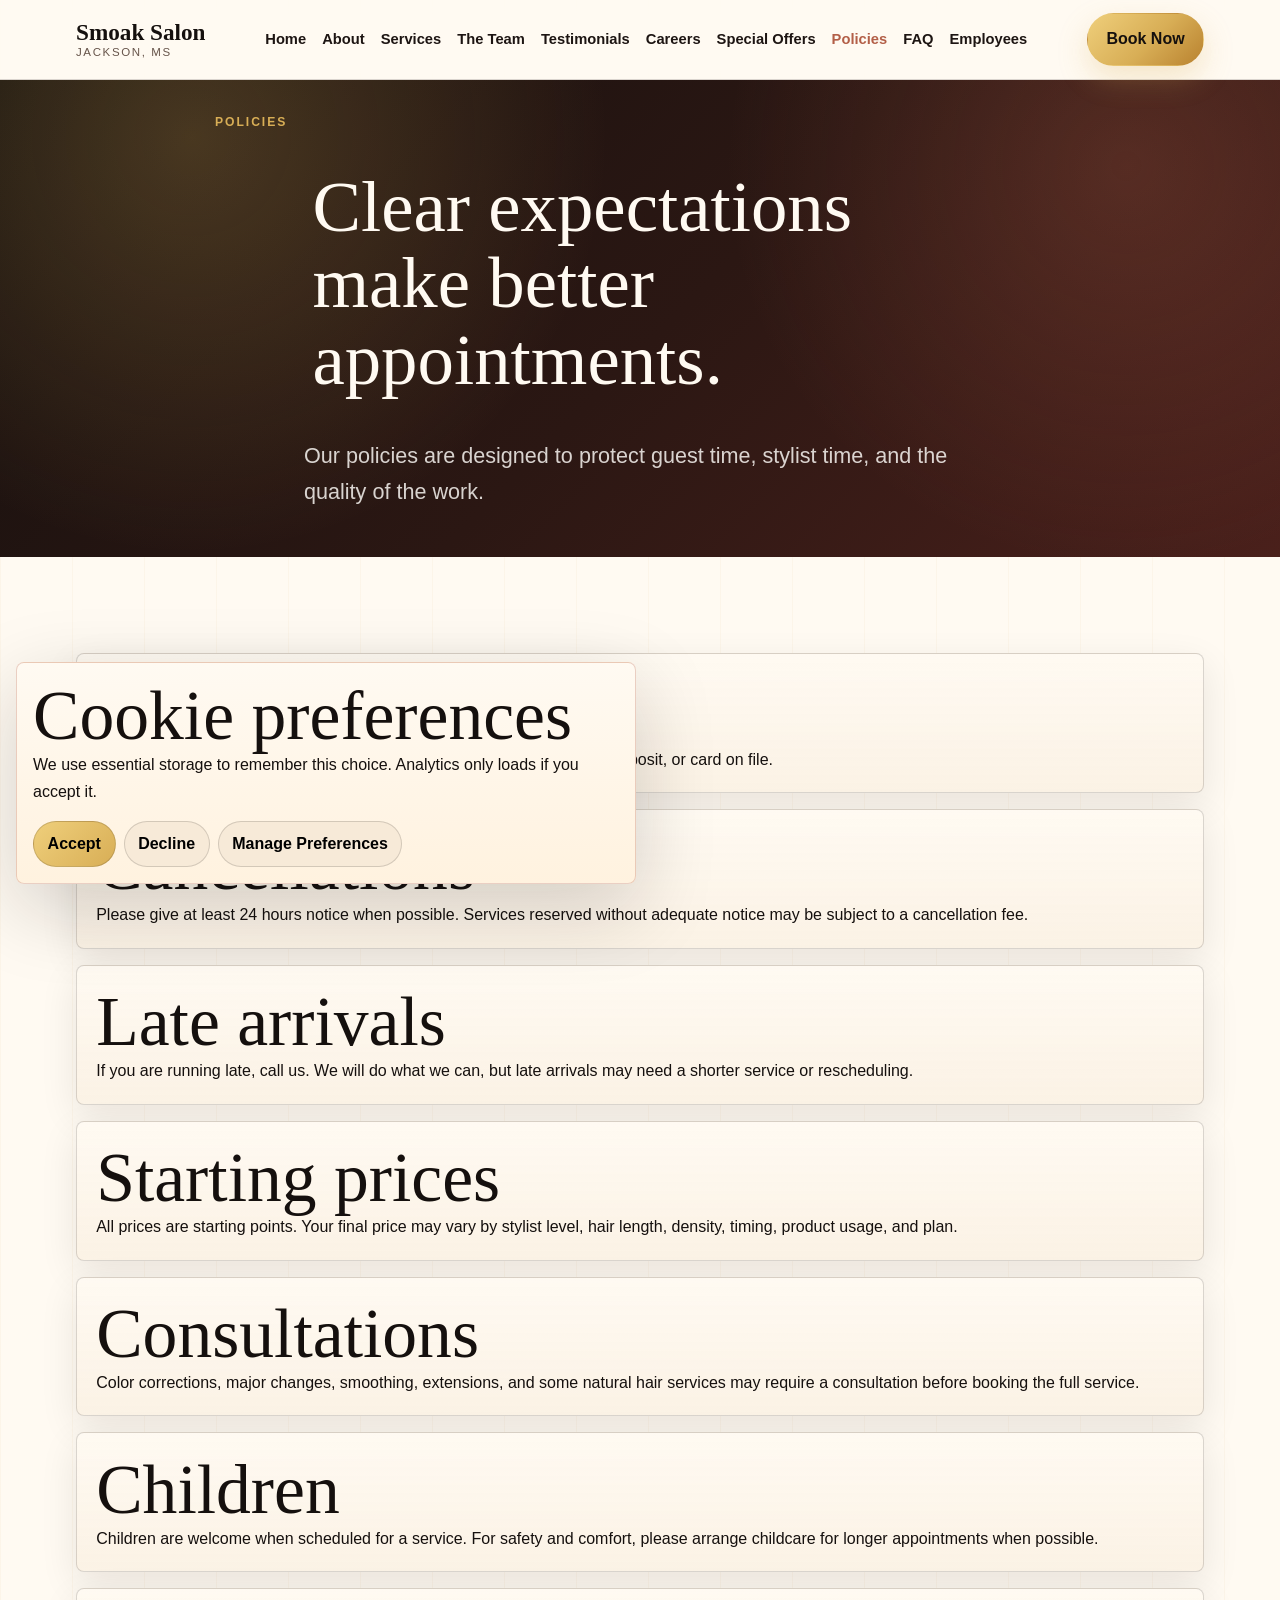
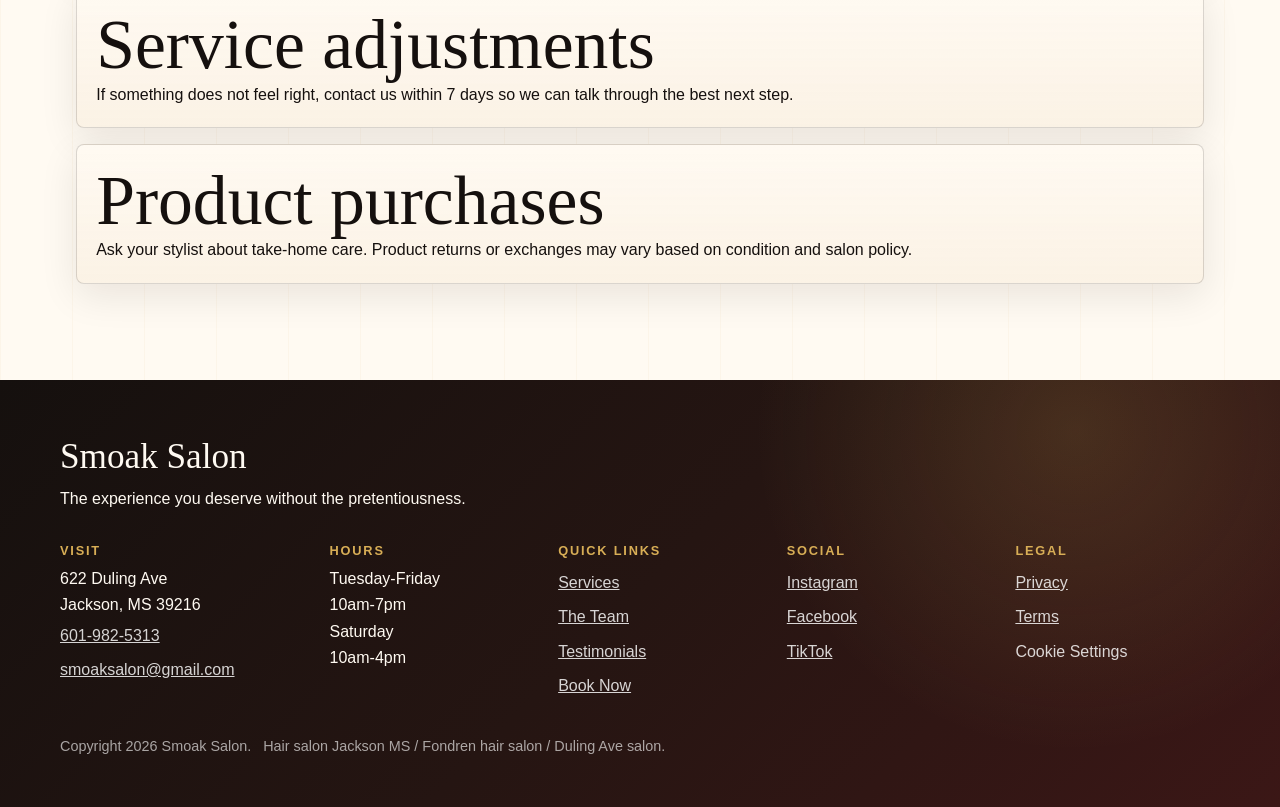
<file: policies.html>
<!doctype html>
<html lang="en">
<head><meta charset="utf-8"><meta name="viewport" content="width=device-width, initial-scale=1"><title>Policies | Smoak Salon Jackson, MS</title><meta name="description" content="Review Smoak Salon appointment, cancellation, late arrival, consultation, starting price, children, service adjustment, and product purchase policies."><link rel="canonical" href="https://www.smoaksalon.com/policies.html"><meta property="og:title" content="Smoak Salon Policies"><meta property="og:description" content="Clear, guest-friendly salon policies for appointments, pricing, cancellations, and service adjustments."><meta property="og:type" content="website"><meta property="og:url" content="https://www.smoaksalon.com/policies.html"><meta property="og:image" content="https://www.smoaksalon.com/assets/img/salon-detail.svg"><meta name="twitter:card" content="summary_large_image"><meta name="twitter:title" content="Smoak Salon Policies"><meta name="twitter:description" content="Clear appointment, pricing, and service policies."><link rel="stylesheet" href="assets/css/styles.css"><script defer src="assets/js/main.js"></script><script type="application/ld+json">{"@context":"https://schema.org","@type":"BreadcrumbList","itemListElement":[{"@type":"ListItem","position":1,"name":"Home","item":"https://www.smoaksalon.com/"},{"@type":"ListItem","position":2,"name":"Policies","item":"https://www.smoaksalon.com/policies.html"}]}</script></head>
<body><a class="skip-link" href="#main">Skip to content</a><header class="site-header" data-header></header><main id="main"><section class="page-hero section-dark"><p class="eyebrow">Policies</p><h1>Clear expectations make better appointments.</h1><p>Our policies are designed to protect guest time, stylist time, and the quality of the work.</p></section><section class="section policy-list"><article><h2>Appointments</h2><p>Book online or call the salon. Some services may require a consultation, deposit, or card on file.</p></article><article><h2>Cancellations</h2><p>Please give at least 24 hours notice when possible. Services reserved without adequate notice may be subject to a cancellation fee.</p></article><article><h2>Late arrivals</h2><p>If you are running late, call us. We will do what we can, but late arrivals may need a shorter service or rescheduling.</p></article><article><h2>Starting prices</h2><p>All prices are starting points. Your final price may vary by stylist level, hair length, density, timing, product usage, and plan.</p></article><article><h2>Consultations</h2><p>Color corrections, major changes, smoothing, extensions, and some natural hair services may require a consultation before booking the full service.</p></article><article><h2>Children</h2><p>Children are welcome when scheduled for a service. For safety and comfort, please arrange childcare for longer appointments when possible.</p></article><article><h2>Service adjustments</h2><p>If something does not feel right, contact us within 7 days so we can talk through the best next step.</p></article><article><h2>Product purchases</h2><p>Ask your stylist about take-home care. Product returns or exchanges may vary based on condition and salon policy.</p></article></section></main><footer class="site-footer" data-footer></footer><div data-cookie-banner></div><a class="sticky-book" href="https://smoaksalon.glossgenius.com/">Book Now</a></body></html>
</file>
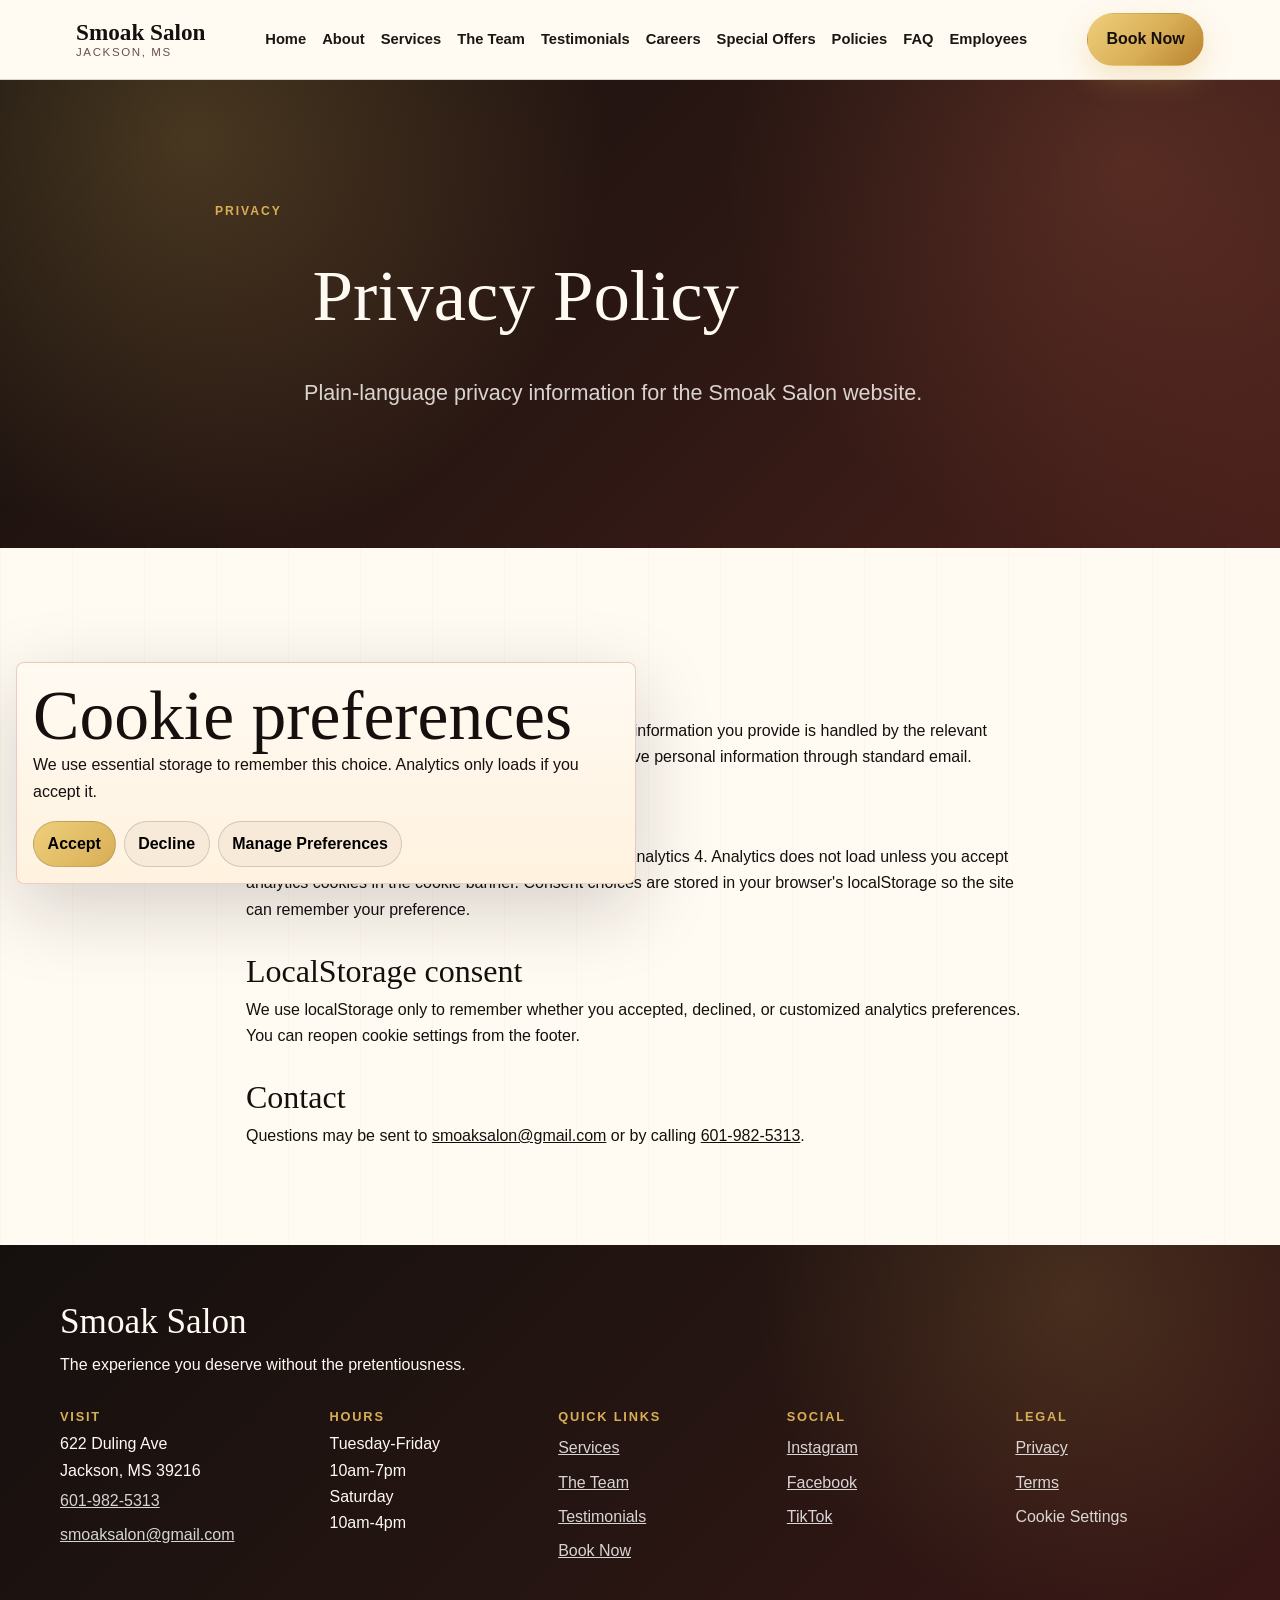
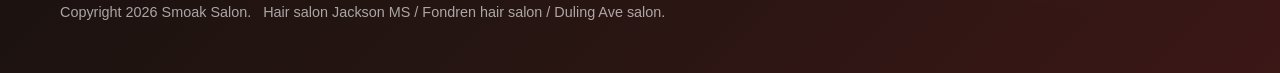
<file: privacy.html>
<!doctype html>
<html lang="en">
<head><meta charset="utf-8"><meta name="viewport" content="width=device-width, initial-scale=1"><title>Privacy Policy | Smoak Salon</title><meta name="description" content="Smoak Salon privacy policy covering analytics, cookies, localStorage consent, contact information, and website use."><link rel="canonical" href="https://www.smoaksalon.com/privacy.html"><meta property="og:title" content="Smoak Salon Privacy Policy"><meta property="og:description" content="How Smoak Salon handles analytics, cookies, and contact information."><meta property="og:type" content="website"><meta property="og:url" content="https://www.smoaksalon.com/privacy.html"><meta name="twitter:card" content="summary"><meta name="twitter:title" content="Smoak Salon Privacy Policy"><meta name="twitter:description" content="Analytics, cookies, and contact information."><link rel="stylesheet" href="assets/css/styles.css"><script defer src="assets/js/main.js"></script><script type="application/ld+json">{"@context":"https://schema.org","@type":"BreadcrumbList","itemListElement":[{"@type":"ListItem","position":1,"name":"Home","item":"https://www.smoaksalon.com/"},{"@type":"ListItem","position":2,"name":"Privacy","item":"https://www.smoaksalon.com/privacy.html"}]}</script></head>
<body><a class="skip-link" href="#main">Skip to content</a><header class="site-header" data-header></header><main id="main"><section class="page-hero section-dark"><p class="eyebrow">Privacy</p><h1>Privacy Policy</h1><p>Plain-language privacy information for the Smoak Salon website.</p></section><section class="section legal-copy"><h2>Information you provide</h2><p>If you call, email, or book through our booking link, the information you provide is handled by the relevant service or communication channel. Do not send sensitive personal information through standard email.</p><h2>Analytics and cookies</h2><p>This website includes placeholder support for Google Analytics 4. Analytics does not load unless you accept analytics cookies in the cookie banner. Consent choices are stored in your browser's localStorage so the site can remember your preference.</p><h2>LocalStorage consent</h2><p>We use localStorage only to remember whether you accepted, declined, or customized analytics preferences. You can reopen cookie settings from the footer.</p><h2>Contact</h2><p>Questions may be sent to <a href="mailto:smoaksalon@gmail.com">smoaksalon@gmail.com</a> or by calling <a href="tel:+16019825313">601-982-5313</a>.</p></section></main><footer class="site-footer" data-footer></footer><div data-cookie-banner></div><a class="sticky-book" href="https://smoaksalon.glossgenius.com/">Book Now</a></body></html>
</file>
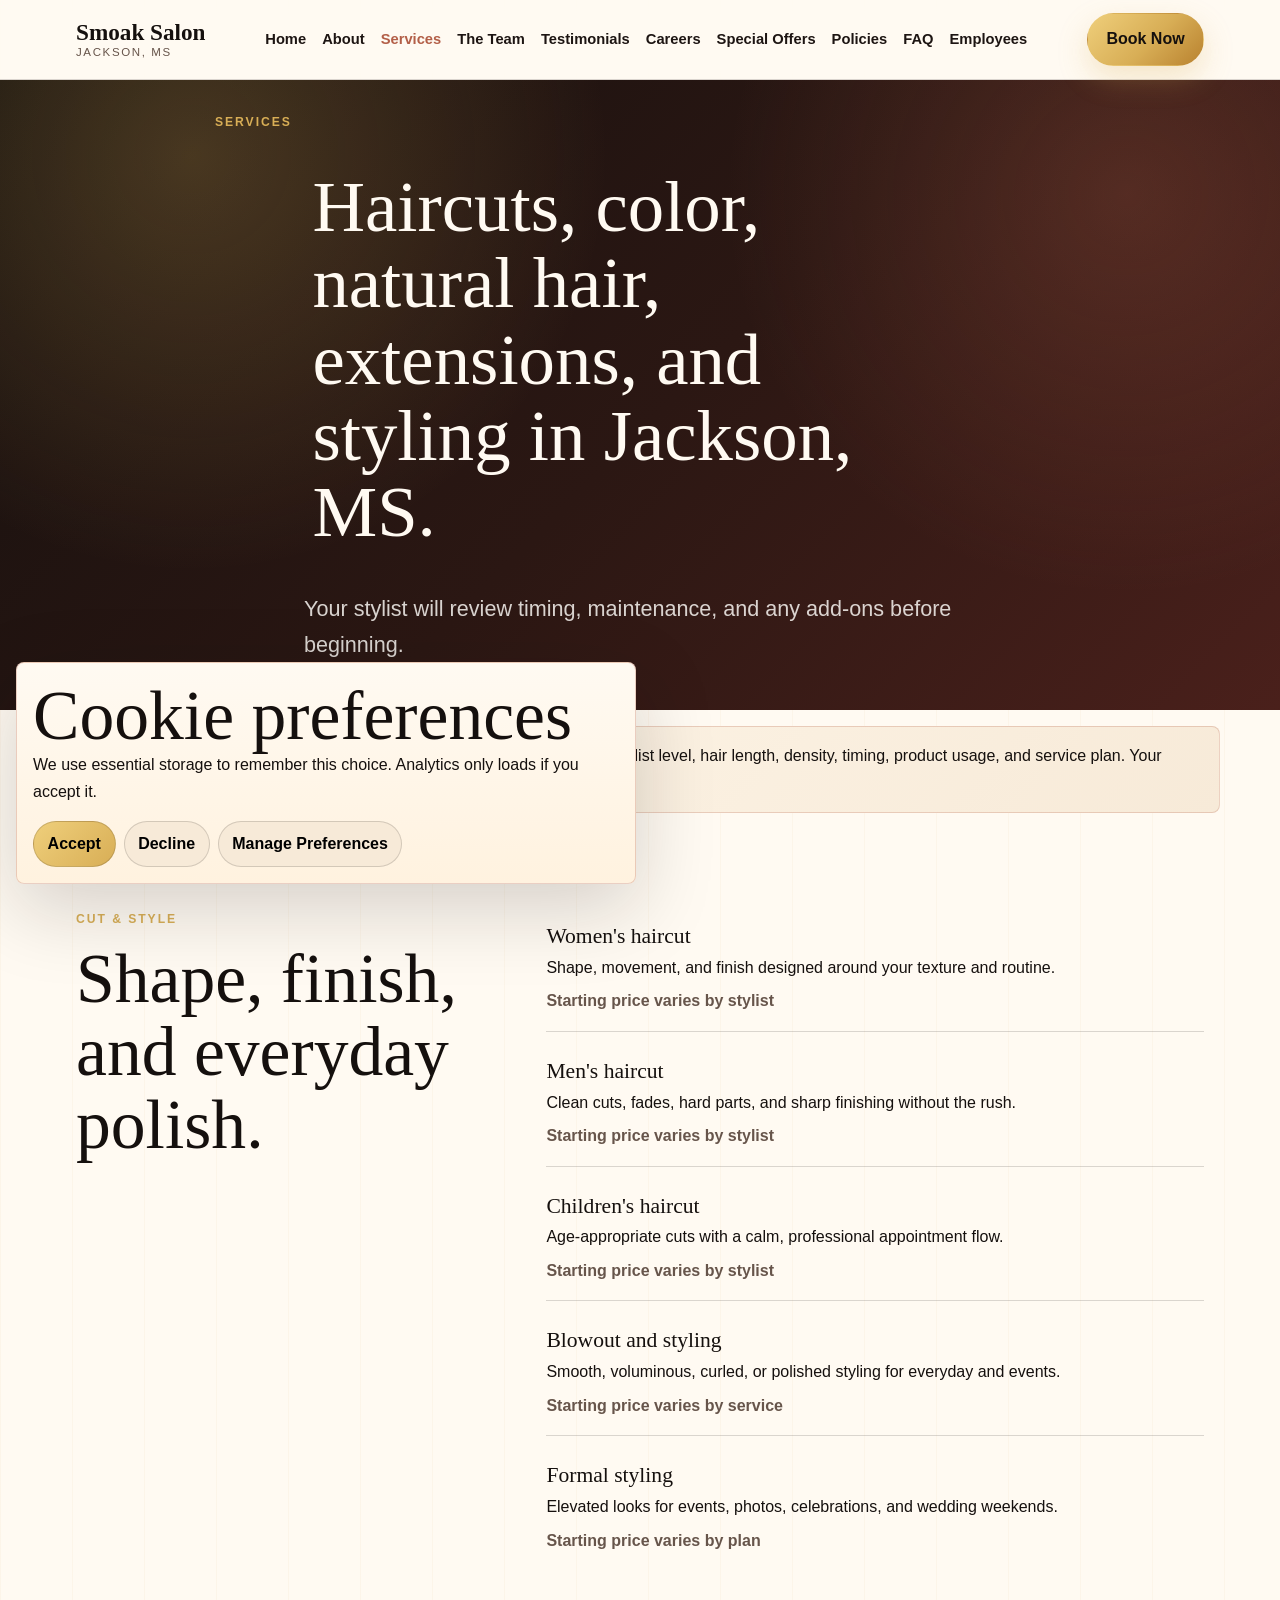
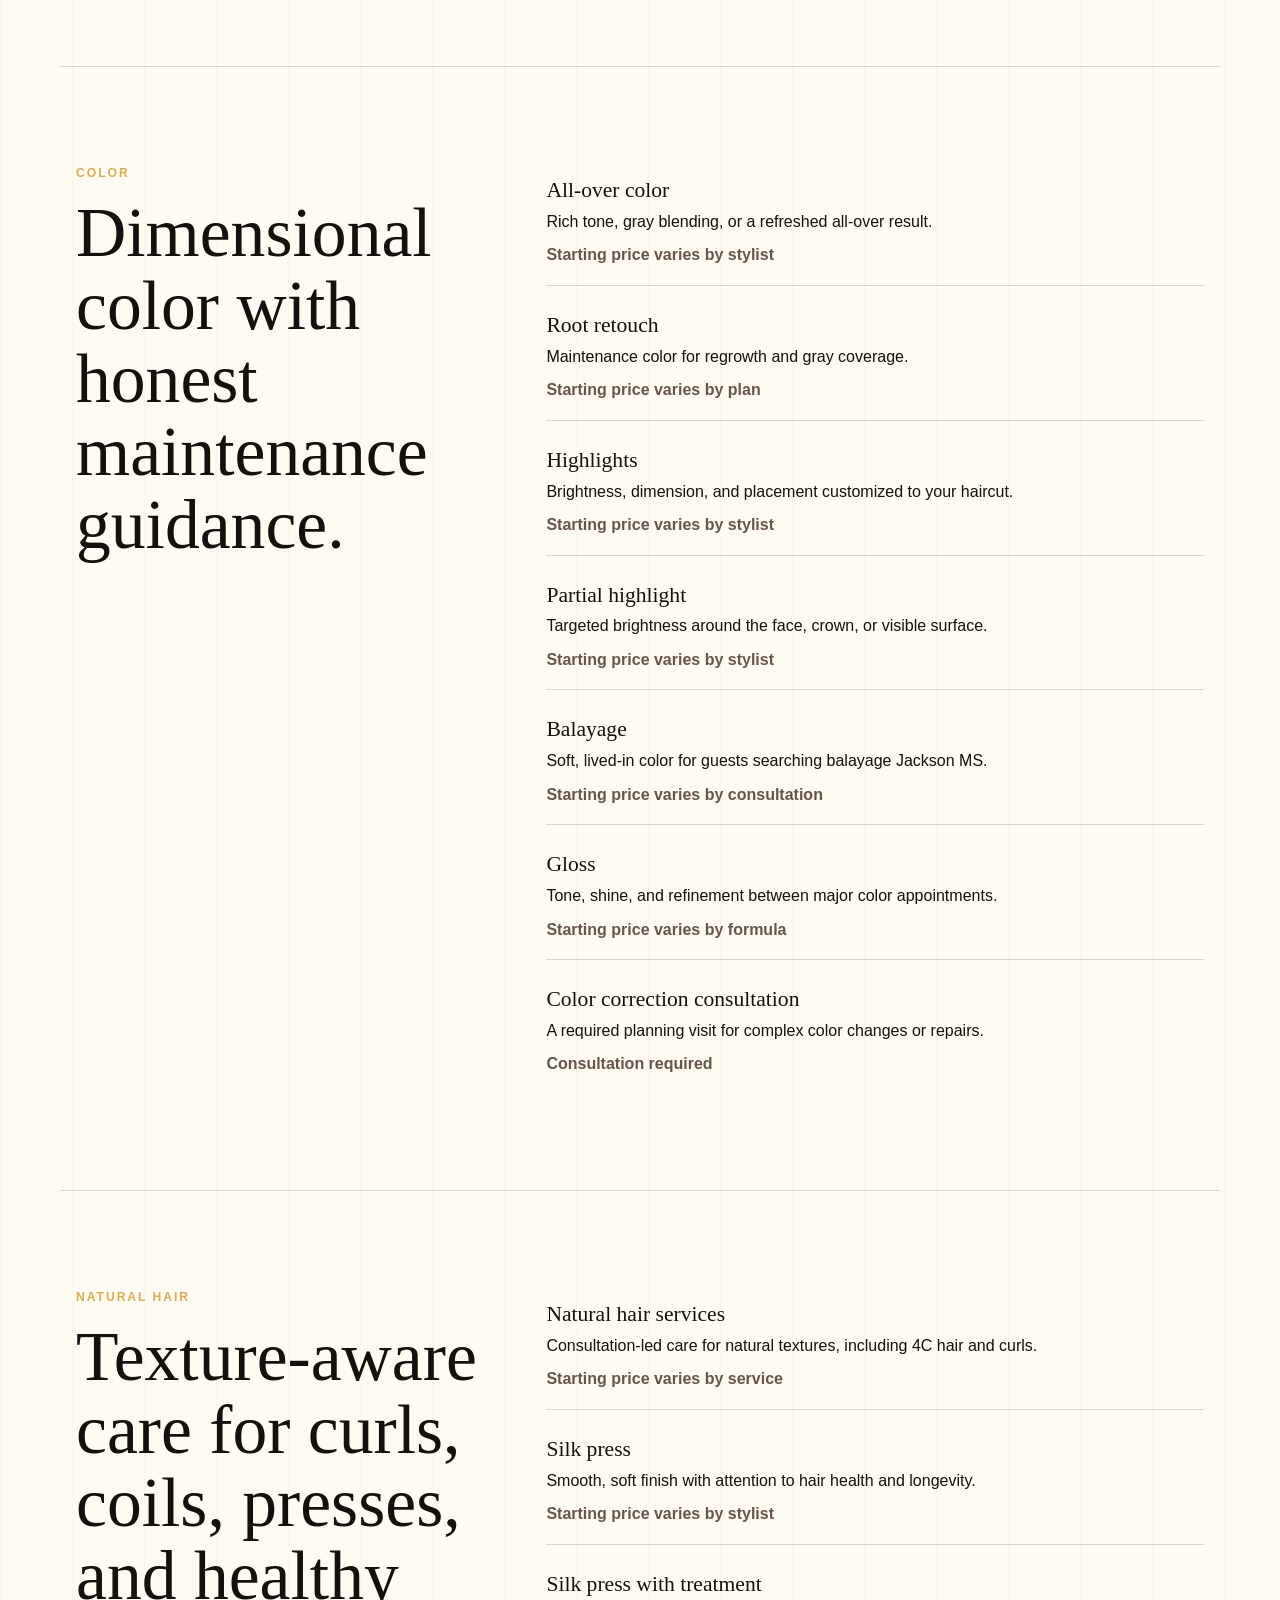
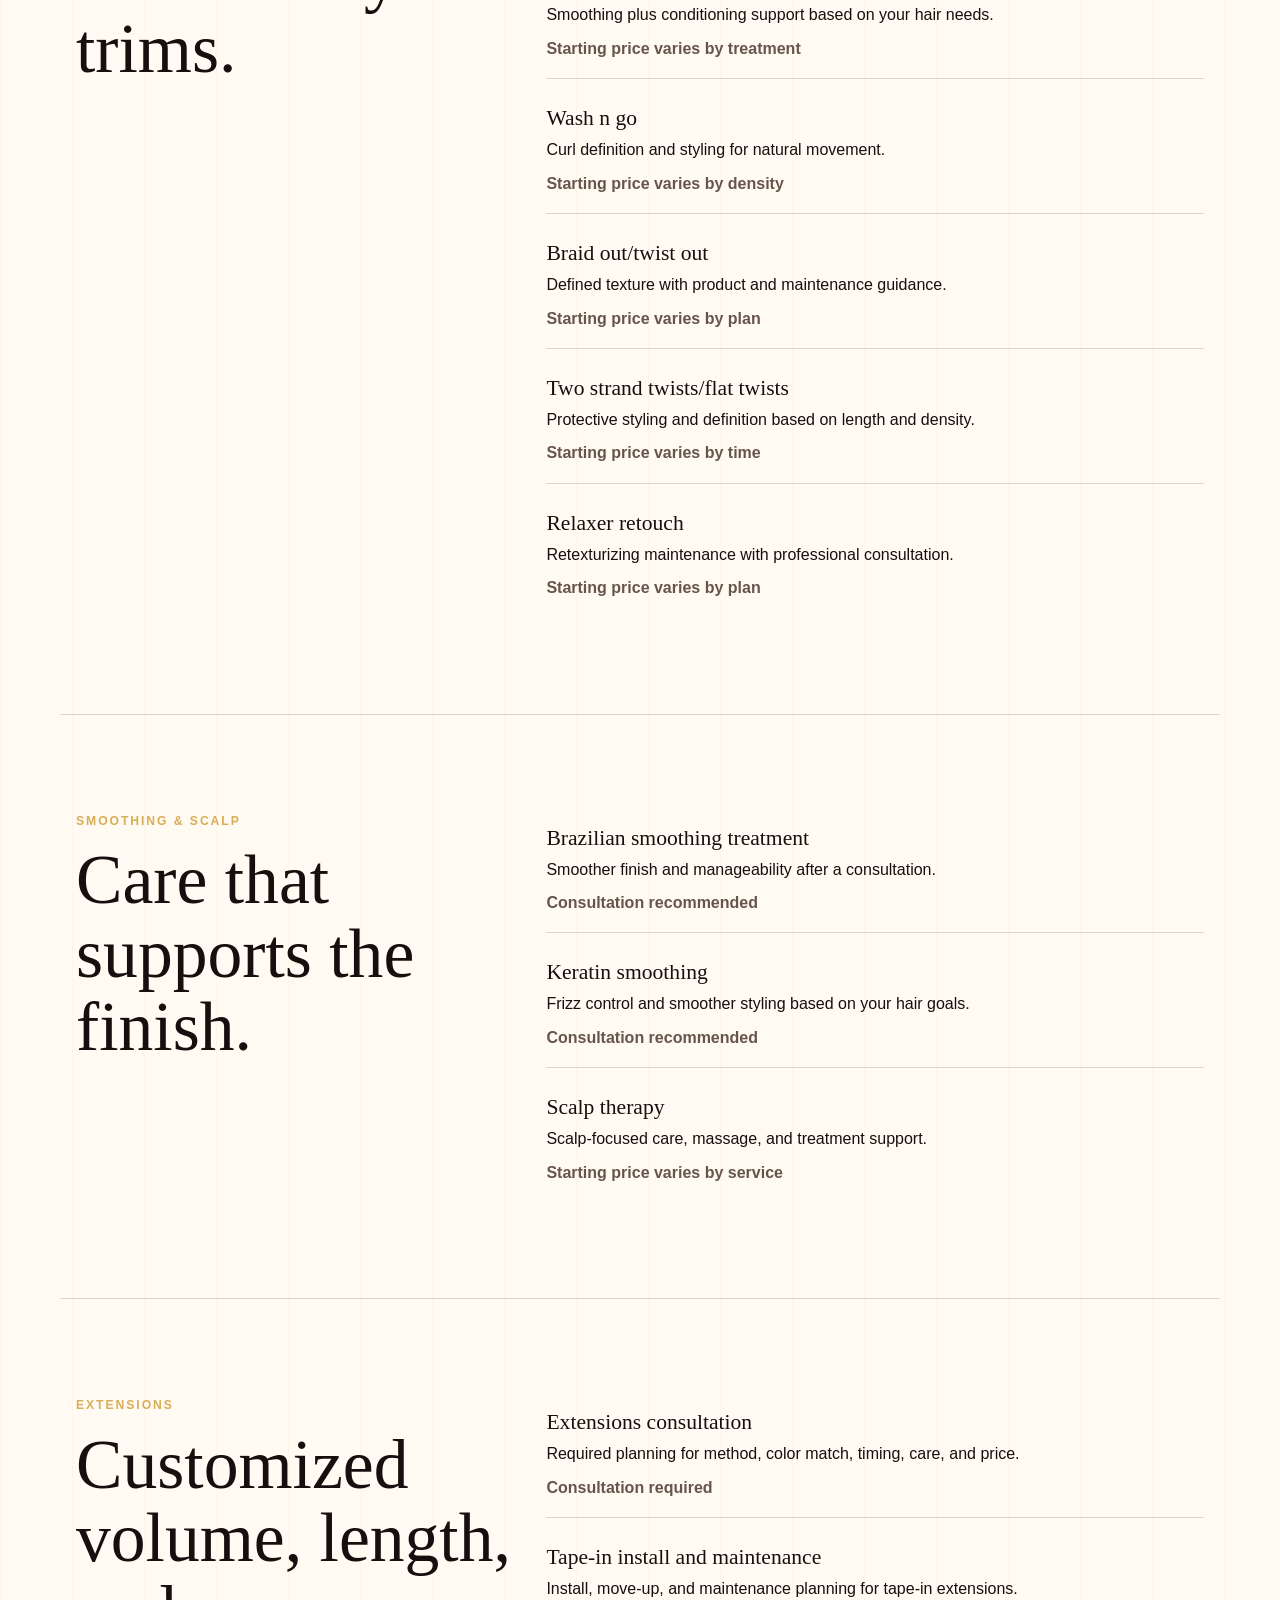
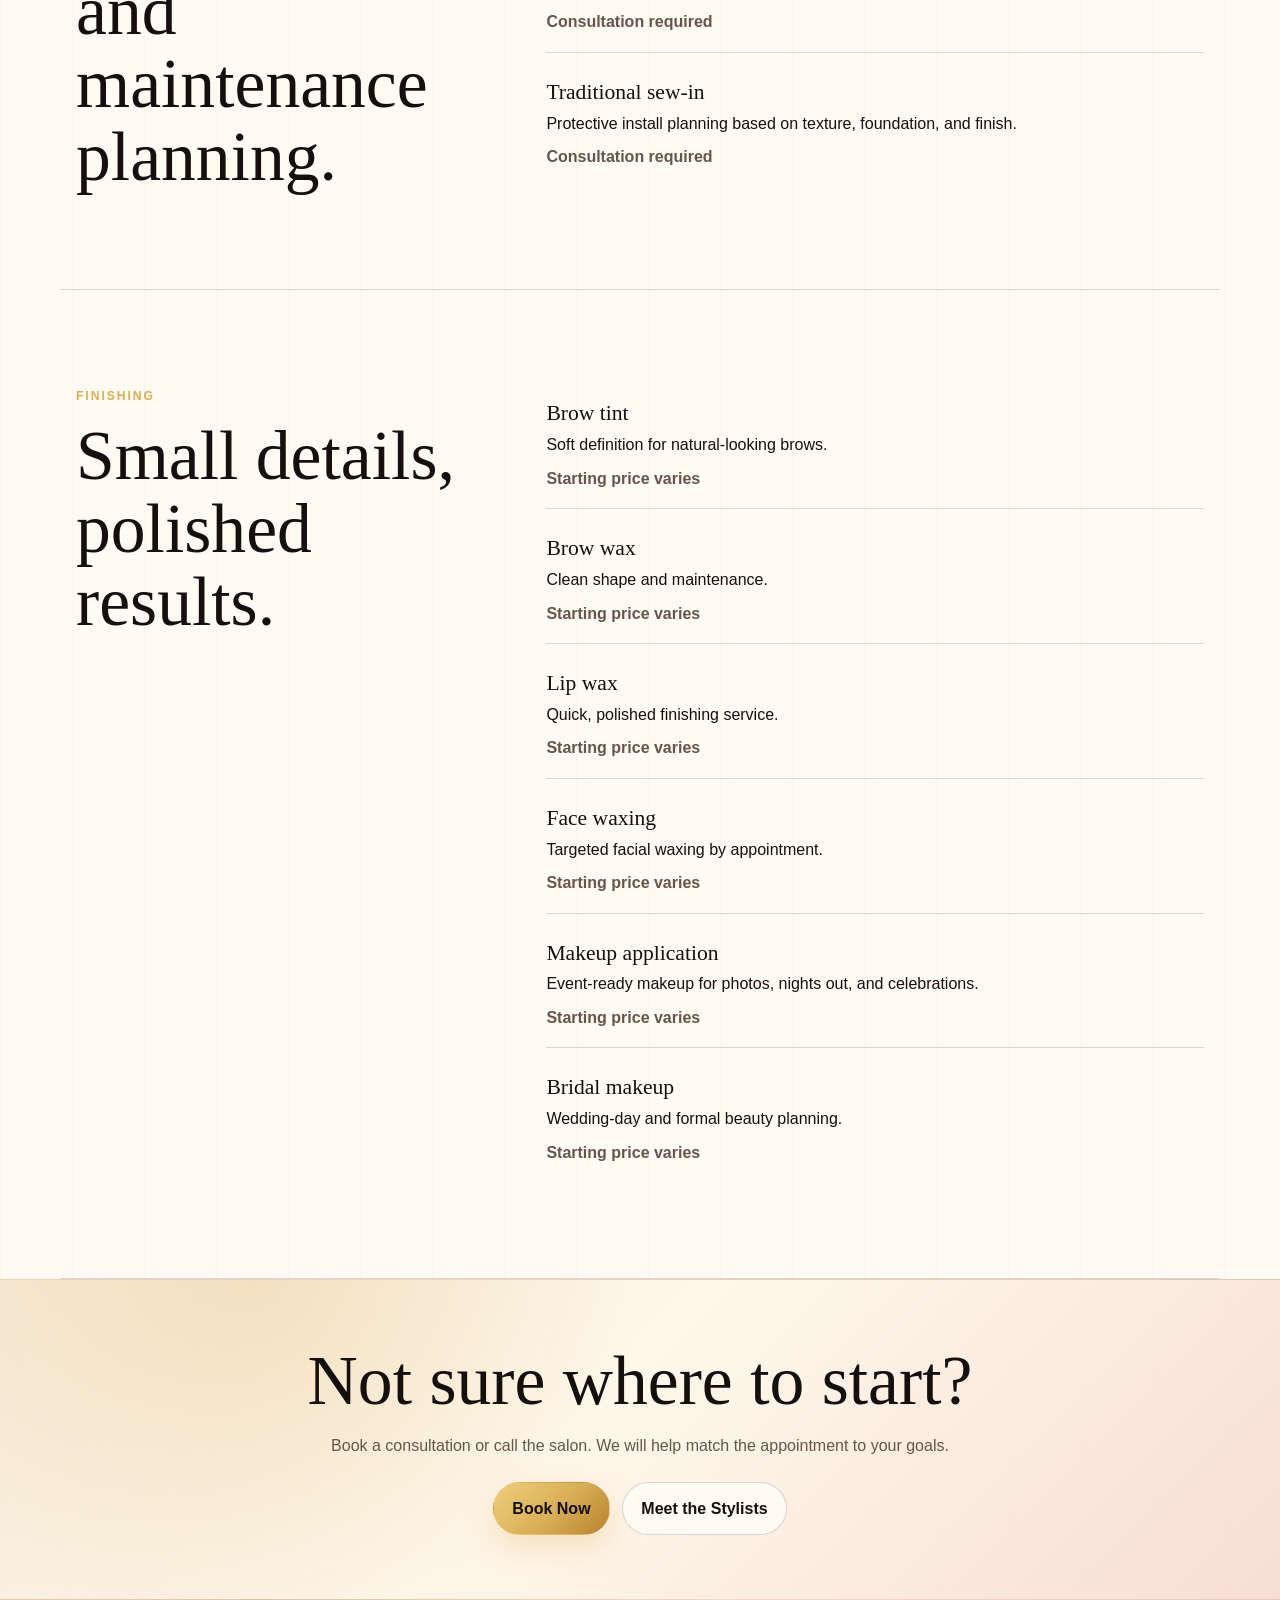
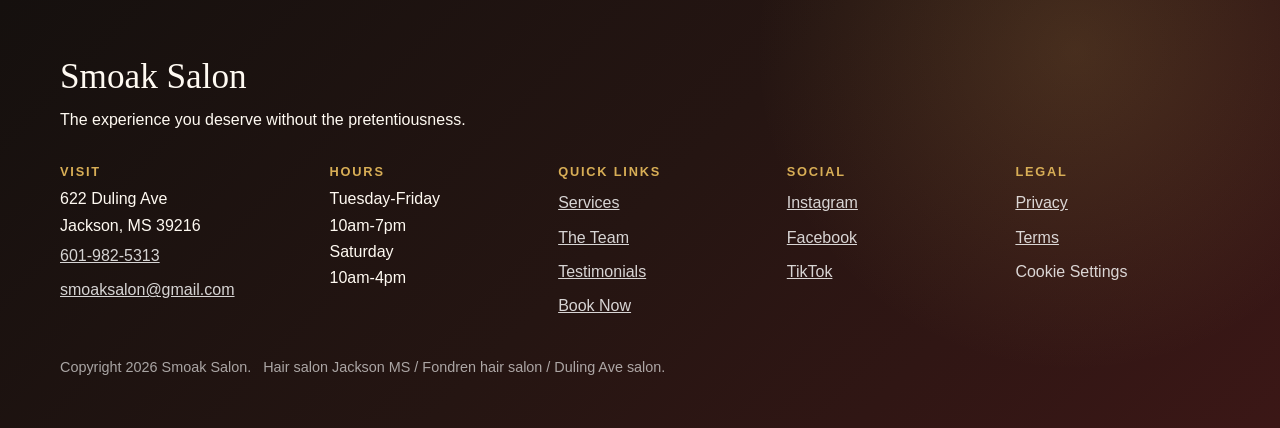
<file: services.html>
<!doctype html>
<html lang="en">
<head>
  <meta charset="utf-8"><meta name="viewport" content="width=device-width, initial-scale=1">
  <title>Services | Haircuts, Color, Silk Presses & Extensions in Jackson, MS</title>
  <meta name="description" content="Explore Smoak Salon services including haircuts, hair color, balayage, natural hair, silk presses, extensions, scalp therapy, waxing, makeup, and bridal styling.">
  <link rel="canonical" href="https://www.smoaksalon.com/services.html">
  <meta property="og:title" content="Smoak Salon Services"><meta property="og:description" content="Haircuts, color, balayage, natural hair, silk presses, extensions, and styling in Jackson, MS."><meta property="og:type" content="website"><meta property="og:url" content="https://www.smoaksalon.com/services.html"><meta property="og:image" content="https://www.smoaksalon.com/assets/img/service-color.svg">
  <meta name="twitter:card" content="summary_large_image"><meta name="twitter:title" content="Smoak Salon Services"><meta name="twitter:description" content="Starting prices are clear and consultations come first."><meta name="twitter:image" content="https://www.smoaksalon.com/assets/img/service-color.svg">
  <link rel="stylesheet" href="assets/css/styles.css"><script defer src="assets/js/main.js"></script>
  <script type="application/ld+json">{"@context":"https://schema.org","@type":"Service","provider":{"@id":"https://www.smoaksalon.com/#business"},"serviceType":"Hair salon services","areaServed":["Jackson MS","Fondren","Belhaven","Flowood","Ridgeland","Madison MS"],"hasOfferCatalog":{"@type":"OfferCatalog","name":"Smoak Salon Services","itemListElement":[{"@type":"OfferCatalog","name":"Haircuts and Styling"},{"@type":"OfferCatalog","name":"Hair Color and Balayage"},{"@type":"OfferCatalog","name":"Natural Hair and Silk Press"},{"@type":"OfferCatalog","name":"Extensions"},{"@type":"OfferCatalog","name":"Waxing and Makeup"}]}}</script>
  <script type="application/ld+json">{"@context":"https://schema.org","@type":"BreadcrumbList","itemListElement":[{"@type":"ListItem","position":1,"name":"Home","item":"https://www.smoaksalon.com/"},{"@type":"ListItem","position":2,"name":"Services","item":"https://www.smoaksalon.com/services.html"}]}</script>
</head>
<body><a class="skip-link" href="#main">Skip to content</a><header class="site-header" data-header></header>
<main id="main">
  <section class="page-hero section-dark"><p class="eyebrow">Services</p><h1>Haircuts, color, natural hair, extensions, and styling in Jackson, MS.</h1><p>Your stylist will review timing, maintenance, and any add-ons before beginning.</p></section>
  <section class="price-note"><strong>Pricing note:</strong> All prices are starting points. Final pricing may vary based on stylist level, hair length, density, timing, product usage, and service plan. Your stylist will review the plan before beginning.</section>
  <section class="menu-section" id="cuts"><div><p class="eyebrow">Cut & Style</p><h2>Shape, finish, and everyday polish.</h2></div><div class="menu-list"><article><h3>Women's haircut</h3><p>Shape, movement, and finish designed around your texture and routine.</p><span>Starting price varies by stylist</span></article><article><h3>Men's haircut</h3><p>Clean cuts, fades, hard parts, and sharp finishing without the rush.</p><span>Starting price varies by stylist</span></article><article><h3>Children's haircut</h3><p>Age-appropriate cuts with a calm, professional appointment flow.</p><span>Starting price varies by stylist</span></article><article><h3>Blowout and styling</h3><p>Smooth, voluminous, curled, or polished styling for everyday and events.</p><span>Starting price varies by service</span></article><article><h3>Formal styling</h3><p>Elevated looks for events, photos, celebrations, and wedding weekends.</p><span>Starting price varies by plan</span></article></div></section>
  <section class="menu-section" id="color"><div><p class="eyebrow">Color</p><h2>Dimensional color with honest maintenance guidance.</h2></div><div class="menu-list"><article><h3>All-over color</h3><p>Rich tone, gray blending, or a refreshed all-over result.</p><span>Starting price varies by stylist</span></article><article><h3>Root retouch</h3><p>Maintenance color for regrowth and gray coverage.</p><span>Starting price varies by plan</span></article><article><h3>Highlights</h3><p>Brightness, dimension, and placement customized to your haircut.</p><span>Starting price varies by stylist</span></article><article><h3>Partial highlight</h3><p>Targeted brightness around the face, crown, or visible surface.</p><span>Starting price varies by stylist</span></article><article><h3>Balayage</h3><p>Soft, lived-in color for guests searching balayage Jackson MS.</p><span>Starting price varies by consultation</span></article><article><h3>Gloss</h3><p>Tone, shine, and refinement between major color appointments.</p><span>Starting price varies by formula</span></article><article><h3>Color correction consultation</h3><p>A required planning visit for complex color changes or repairs.</p><span>Consultation required</span></article></div></section>
  <section class="menu-section" id="natural-hair"><div><p class="eyebrow">Natural Hair</p><h2>Texture-aware care for curls, coils, presses, and healthy trims.</h2></div><div class="menu-list"><article><h3>Natural hair services</h3><p>Consultation-led care for natural textures, including 4C hair and curls.</p><span>Starting price varies by service</span></article><article><h3>Silk press</h3><p>Smooth, soft finish with attention to hair health and longevity.</p><span>Starting price varies by stylist</span></article><article><h3>Silk press with treatment</h3><p>Smoothing plus conditioning support based on your hair needs.</p><span>Starting price varies by treatment</span></article><article><h3>Wash n go</h3><p>Curl definition and styling for natural movement.</p><span>Starting price varies by density</span></article><article><h3>Braid out/twist out</h3><p>Defined texture with product and maintenance guidance.</p><span>Starting price varies by plan</span></article><article><h3>Two strand twists/flat twists</h3><p>Protective styling and definition based on length and density.</p><span>Starting price varies by time</span></article><article><h3>Relaxer retouch</h3><p>Retexturizing maintenance with professional consultation.</p><span>Starting price varies by plan</span></article></div></section>
  <section class="menu-section" id="treatments"><div><p class="eyebrow">Smoothing & Scalp</p><h2>Care that supports the finish.</h2></div><div class="menu-list"><article><h3>Brazilian smoothing treatment</h3><p>Smoother finish and manageability after a consultation.</p><span>Consultation recommended</span></article><article><h3>Keratin smoothing</h3><p>Frizz control and smoother styling based on your hair goals.</p><span>Consultation recommended</span></article><article><h3>Scalp therapy</h3><p>Scalp-focused care, massage, and treatment support.</p><span>Starting price varies by service</span></article></div></section>
  <section class="menu-section" id="extensions"><div><p class="eyebrow">Extensions</p><h2>Customized volume, length, and maintenance planning.</h2></div><div class="menu-list"><article><h3>Extensions consultation</h3><p>Required planning for method, color match, timing, care, and price.</p><span>Consultation required</span></article><article><h3>Tape-in install and maintenance</h3><p>Install, move-up, and maintenance planning for tape-in extensions.</p><span>Consultation required</span></article><article><h3>Traditional sew-in</h3><p>Protective install planning based on texture, foundation, and finish.</p><span>Consultation required</span></article></div></section>
  <section class="menu-section" id="waxing-makeup"><div><p class="eyebrow">Finishing</p><h2>Small details, polished results.</h2></div><div class="menu-list"><article><h3>Brow tint</h3><p>Soft definition for natural-looking brows.</p><span>Starting price varies</span></article><article><h3>Brow wax</h3><p>Clean shape and maintenance.</p><span>Starting price varies</span></article><article><h3>Lip wax</h3><p>Quick, polished finishing service.</p><span>Starting price varies</span></article><article><h3>Face waxing</h3><p>Targeted facial waxing by appointment.</p><span>Starting price varies</span></article><article><h3>Makeup application</h3><p>Event-ready makeup for photos, nights out, and celebrations.</p><span>Starting price varies</span></article><article><h3>Bridal makeup</h3><p>Wedding-day and formal beauty planning.</p><span>Starting price varies</span></article></div></section>
  <section class="booking-band"><h2>Not sure where to start?</h2><p>Book a consultation or call the salon. We will help match the appointment to your goals.</p><div class="button-row centered"><a class="btn btn-primary" href="https://smoaksalon.glossgenius.com/">Book Now</a><a class="btn btn-secondary" href="team.html">Meet the Stylists</a></div></section>
</main><footer class="site-footer" data-footer></footer><div data-cookie-banner></div><a class="sticky-book" href="https://smoaksalon.glossgenius.com/">Book Now</a></body></html>
</file>
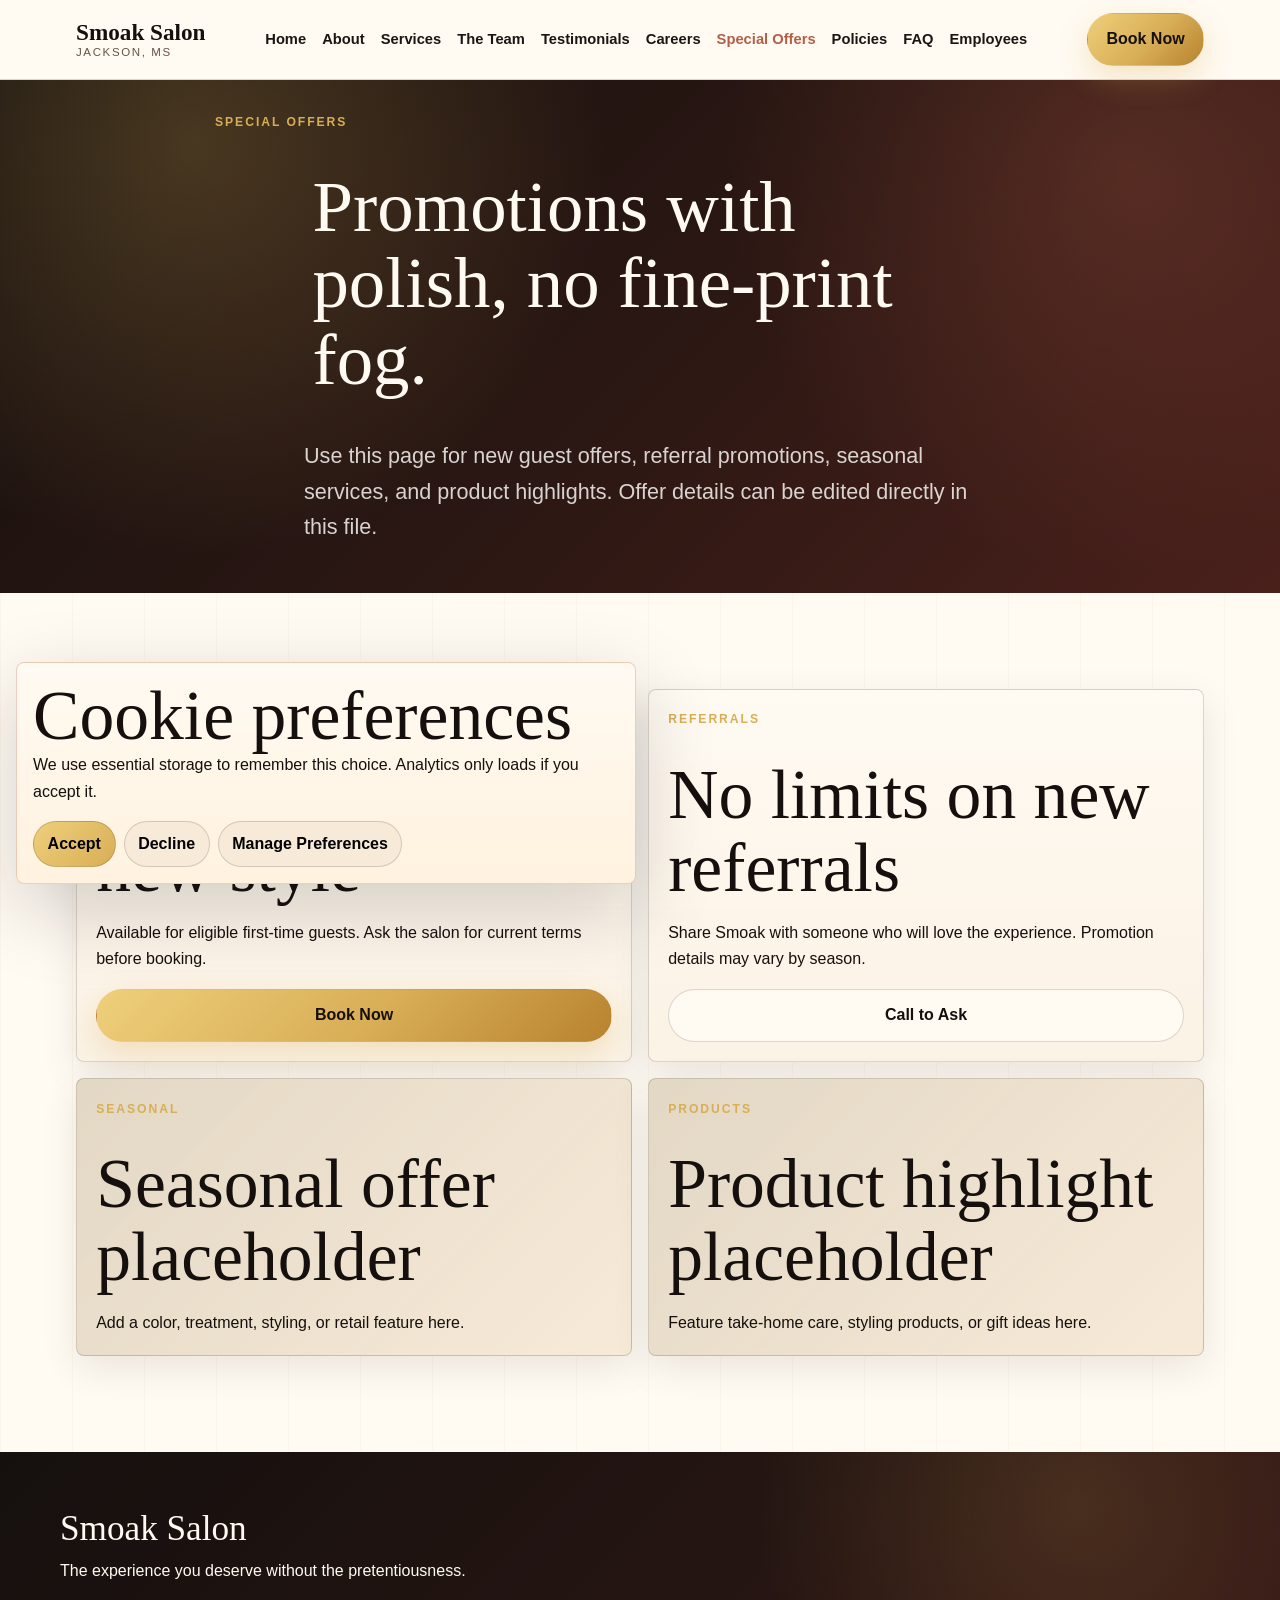
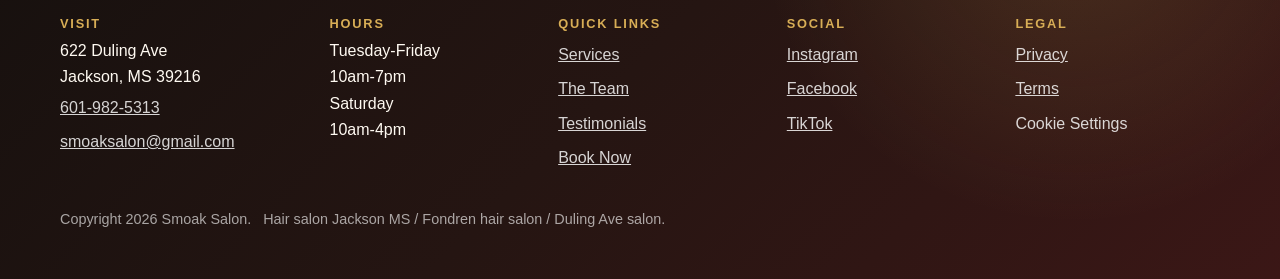
<file: special-offers.html>
<!doctype html>
<html lang="en">
<head><meta charset="utf-8"><meta name="viewport" content="width=device-width, initial-scale=1"><title>Special Offers | Smoak Salon Jackson, MS</title><meta name="description" content="View current Smoak Salon offers, referral promotions, seasonal features, and product highlights in Jackson, MS."><link rel="canonical" href="https://www.smoaksalon.com/special-offers.html"><meta property="og:title" content="Smoak Salon Special Offers"><meta property="og:description" content="Current offers, referral promotions, and seasonal salon features."><meta property="og:type" content="website"><meta property="og:url" content="https://www.smoaksalon.com/special-offers.html"><meta property="og:image" content="https://www.smoaksalon.com/assets/img/salon-detail.svg"><meta name="twitter:card" content="summary_large_image"><meta name="twitter:title" content="Smoak Salon Special Offers"><meta name="twitter:description" content="Current salon offers and seasonal features."><link rel="stylesheet" href="assets/css/styles.css"><script defer src="assets/js/main.js"></script><script type="application/ld+json">{"@context":"https://schema.org","@type":"BreadcrumbList","itemListElement":[{"@type":"ListItem","position":1,"name":"Home","item":"https://www.smoaksalon.com/"},{"@type":"ListItem","position":2,"name":"Special Offers","item":"https://www.smoaksalon.com/special-offers.html"}]}</script></head>
<body><a class="skip-link" href="#main">Skip to content</a><header class="site-header" data-header></header><main id="main"><section class="page-hero section-dark"><p class="eyebrow">Special Offers</p><h1>Promotions with polish, no fine-print fog.</h1><p>Use this page for new guest offers, referral promotions, seasonal services, and product highlights. Offer details can be edited directly in this file.</p></section><section class="section"><div class="offer-grid"><article class="offer-card"><p class="eyebrow">New Guest</p><h2>$20 off for your new style</h2><p>Available for eligible first-time guests. Ask the salon for current terms before booking.</p><a class="btn btn-primary" href="https://smoaksalon.glossgenius.com/">Book Now</a></article><article class="offer-card"><p class="eyebrow">Referrals</p><h2>No limits on new referrals</h2><p>Share Smoak with someone who will love the experience. Promotion details may vary by season.</p><a class="btn btn-secondary" href="tel:+16019825313">Call to Ask</a></article><article class="offer-card muted"><p class="eyebrow">Seasonal</p><h2>Seasonal offer placeholder</h2><p><!-- Update this card with current seasonal promotions. -->Add a color, treatment, styling, or retail feature here.</p></article><article class="offer-card muted"><p class="eyebrow">Products</p><h2>Product highlight placeholder</h2><p><!-- Update this card with current retail or product features. -->Feature take-home care, styling products, or gift ideas here.</p></article></div></section></main><footer class="site-footer" data-footer></footer><div data-cookie-banner></div><a class="sticky-book" href="https://smoaksalon.glossgenius.com/">Book Now</a></body></html>
</file>
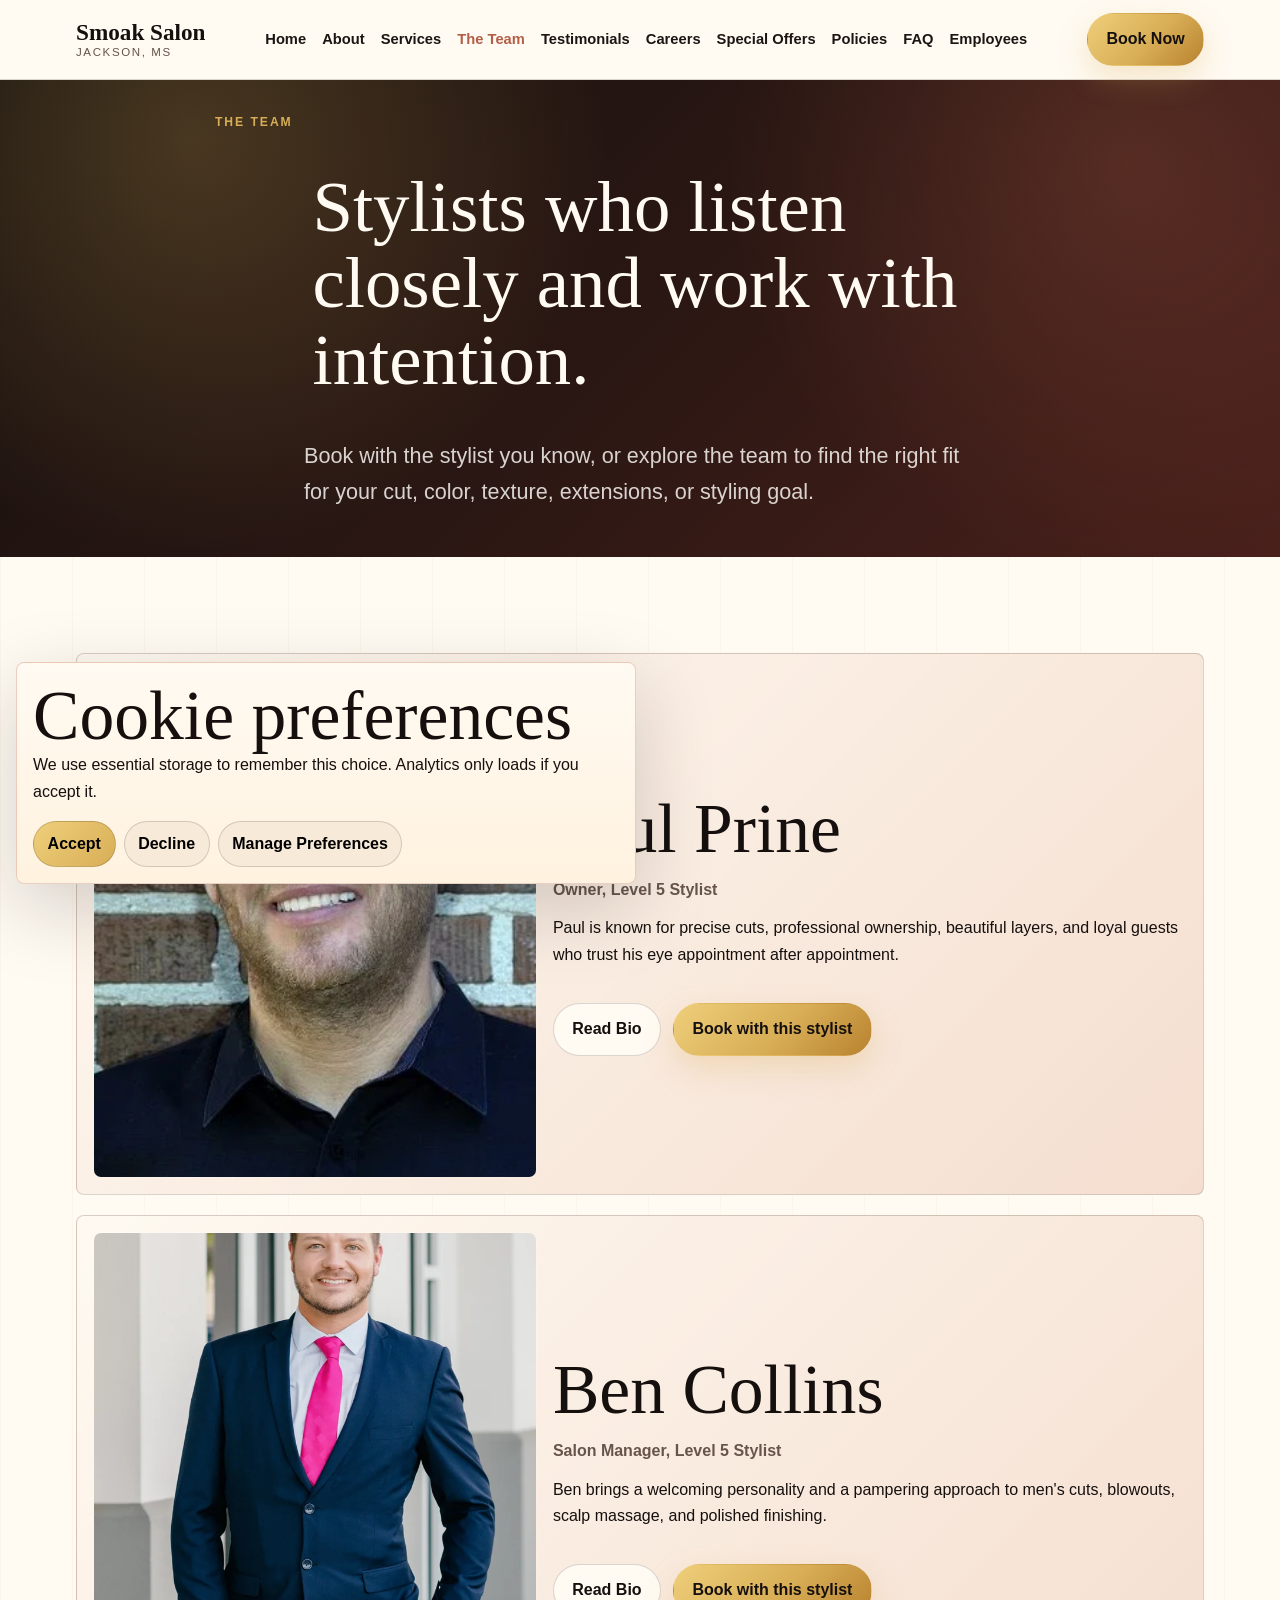
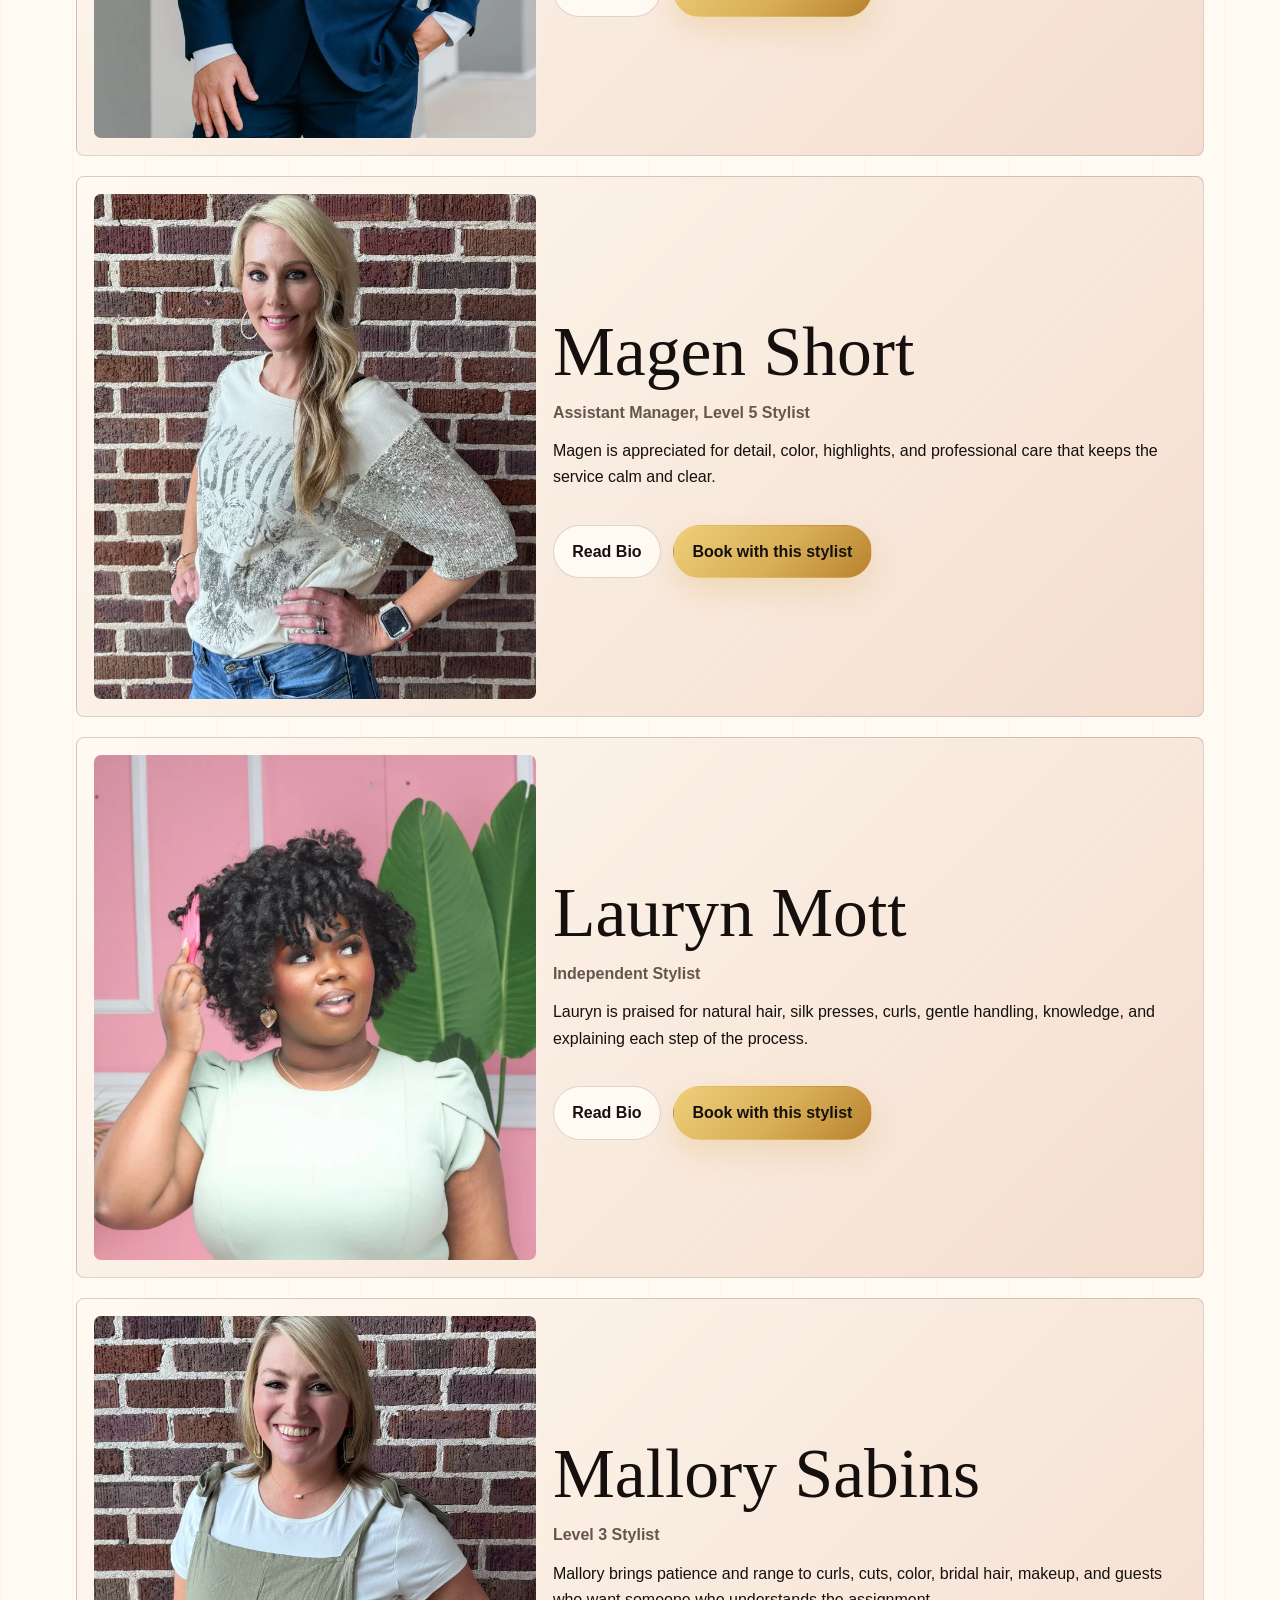
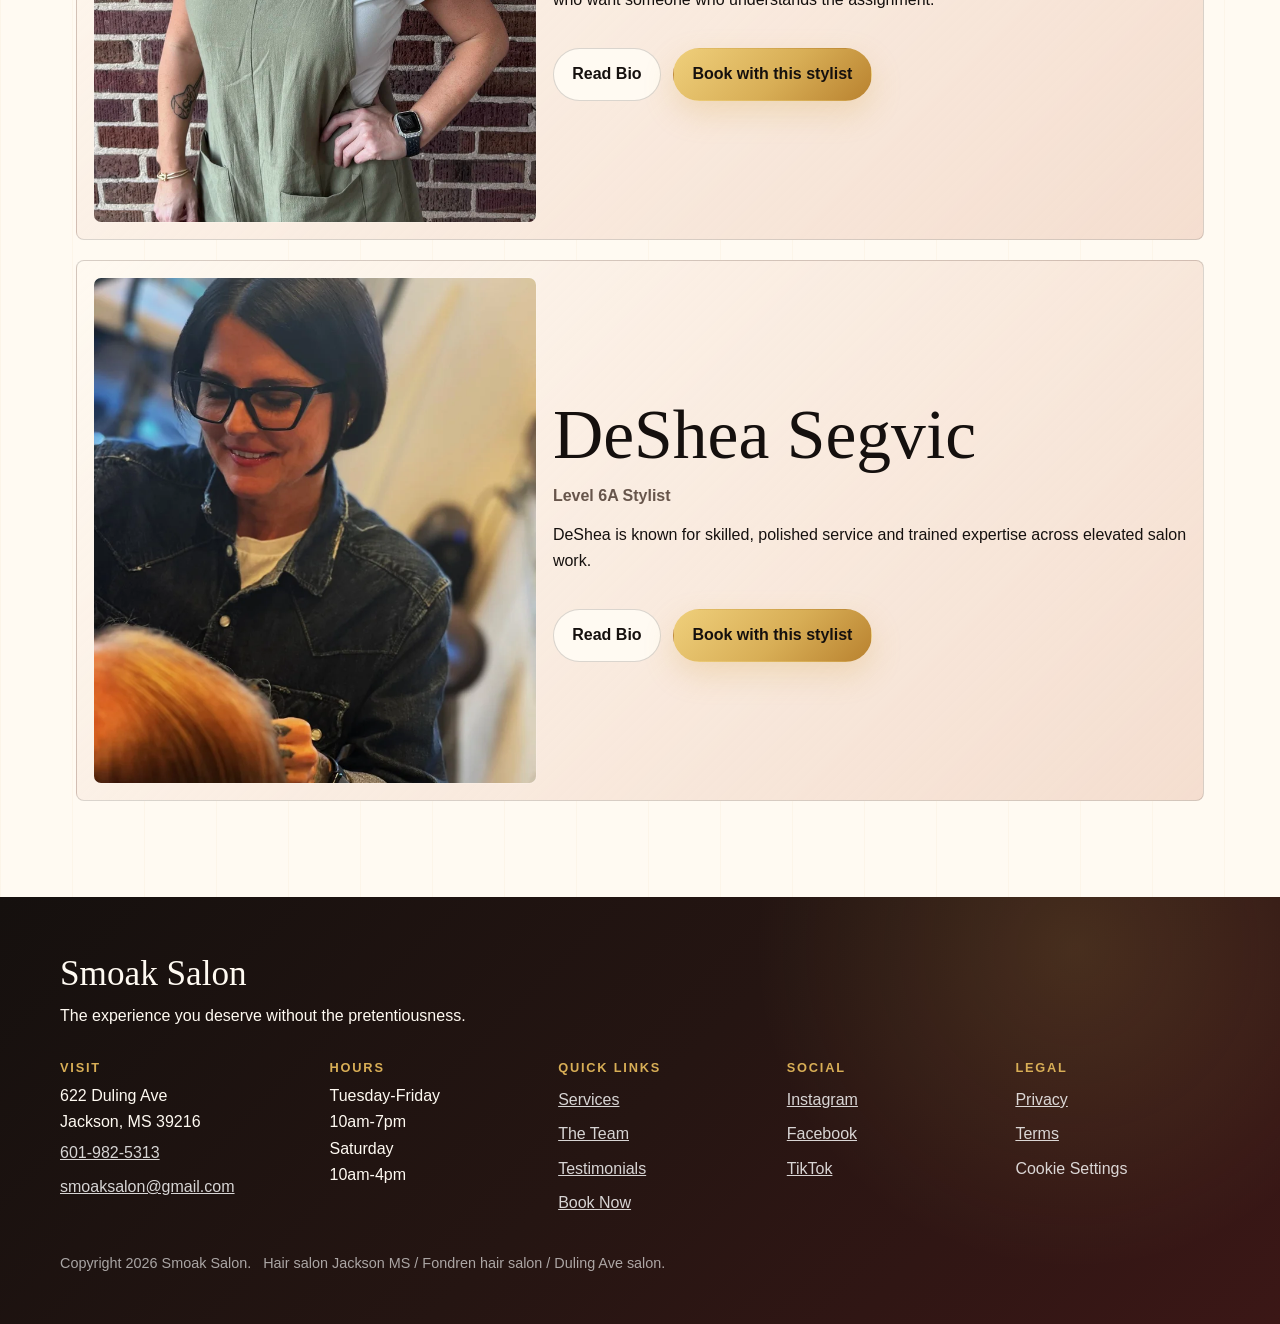
<file: team.html>
<!doctype html>
<html lang="en">
<head>
  <meta charset="utf-8"><meta name="viewport" content="width=device-width, initial-scale=1">
  <title>The Team | Smoak Salon Stylists in Jackson, MS</title>
  <meta name="description" content="Meet the Smoak Salon team: Paul Prine, Ben Collins, Magen Short, Lauryn Mott, Mallory Sabins, and DeShea Segvic.">
  <link rel="canonical" href="https://www.smoaksalon.com/team.html">
  <meta property="og:title" content="The Team at Smoak Salon"><meta property="og:description" content="Experienced stylists for cuts, color, natural hair, silk presses, men's cuts, curls, and extensions in Jackson, MS."><meta property="og:type" content="website"><meta property="og:url" content="https://www.smoaksalon.com/team.html"><meta property="og:image" content="https://www.smoaksalon.com/assets/img/Paul%20Prine.webp">
  <meta name="twitter:card" content="summary_large_image"><meta name="twitter:title" content="The Team at Smoak Salon"><meta name="twitter:description" content="Meet the stylists guests praise for listening and polished work."><meta name="twitter:image" content="https://www.smoaksalon.com/assets/img/Paul%20Prine.webp">
  <link rel="stylesheet" href="assets/css/styles.css"><script defer src="assets/js/main.js"></script>
  <script type="application/ld+json">{"@context":"https://schema.org","@type":"BreadcrumbList","itemListElement":[{"@type":"ListItem","position":1,"name":"Home","item":"https://www.smoaksalon.com/"},{"@type":"ListItem","position":2,"name":"The Team","item":"https://www.smoaksalon.com/team.html"}]}</script>
</head>
<body><a class="skip-link" href="#main">Skip to content</a><header class="site-header" data-header></header>
<main id="main">
  <section class="page-hero section-dark"><p class="eyebrow">The Team</p><h1>Stylists who listen closely and work with intention.</h1><p>Book with the stylist you know, or explore the team to find the right fit for your cut, color, texture, extensions, or styling goal.</p></section>
  <!-- Replace team image files in assets/img/ with real stylist photos when available. -->
  <section class="section"><div class="team-grid">
    <article class="profile-card" id="paul-prine"><img src="assets/img/Paul Prine.webp" alt="Paul Prine, owner and Level 5 stylist at Smoak Salon in Jackson MS" width="420" height="480"><div><h2>Paul Prine</h2><p class="role">Owner, Level 5 Stylist</p><p>Paul is known for precise cuts, professional ownership, beautiful layers, and loyal guests who trust his eye appointment after appointment.</p><div class="button-row"><a class="btn btn-secondary" href="#paul-prine">Read Bio</a><a class="btn btn-primary" href="https://smoaksalon.glossgenius.com/">Book with this stylist</a></div></div></article>
    <article class="profile-card" id="ben-collins"><img src="assets/img/Ben Collins.webp" alt="Ben Collins, salon manager and Level 5 stylist at Smoak Salon" loading="lazy" width="420" height="480"><div><h2>Ben Collins</h2><p class="role">Salon Manager, Level 5 Stylist</p><p>Ben brings a welcoming personality and a pampering approach to men's cuts, blowouts, scalp massage, and polished finishing.</p><div class="button-row"><a class="btn btn-secondary" href="#ben-collins">Read Bio</a><a class="btn btn-primary" href="https://smoaksalon.glossgenius.com/">Book with this stylist</a></div></div></article>
    <article class="profile-card" id="magen-short"><img src="assets/img/Magen Short.webp" alt="Magen Short, assistant manager and Level 5 stylist at Smoak Salon" loading="lazy" width="420" height="480"><div><h2>Magen Short</h2><p class="role">Assistant Manager, Level 5 Stylist</p><p>Magen is appreciated for detail, color, highlights, and professional care that keeps the service calm and clear.</p><div class="button-row"><a class="btn btn-secondary" href="#magen-short">Read Bio</a><a class="btn btn-primary" href="https://smoaksalon.glossgenius.com/">Book with this stylist</a></div></div></article>
    <article class="profile-card" id="lauryn-mott"><img src="assets/img/Lauryn Mott.webp" alt="Lauryn Mott, independent stylist for natural hair and silk presses at Smoak Salon" loading="lazy" width="420" height="480"><div><h2>Lauryn Mott</h2><p class="role">Independent Stylist</p><p>Lauryn is praised for natural hair, silk presses, curls, gentle handling, knowledge, and explaining each step of the process.</p><div class="button-row"><a class="btn btn-secondary" href="#lauryn-mott">Read Bio</a><a class="btn btn-primary" href="https://smoaksalon.glossgenius.com/">Book with this stylist</a></div></div></article>
    <article class="profile-card" id="mallory-sabins"><img src="assets/img/Mallory Sabins.webp" alt="Mallory Sabins, Level 3 stylist at Smoak Salon in Jackson MS" loading="lazy" width="420" height="480"><div><h2>Mallory Sabins</h2><p class="role">Level 3 Stylist</p><p>Mallory brings patience and range to curls, cuts, color, bridal hair, makeup, and guests who want someone who understands the assignment.</p><div class="button-row"><a class="btn btn-secondary" href="#mallory-sabins">Read Bio</a><a class="btn btn-primary" href="https://smoaksalon.glossgenius.com/">Book with this stylist</a></div></div></article>
    <article class="profile-card" id="deshea-segvic"><img src="assets/img/BeShea Segvic.webp" alt="DeShea Segvic, Level 6A stylist at Smoak Salon" loading="lazy" width="420" height="480"><div><h2>DeShea Segvic</h2><p class="role">Level 6A Stylist</p><p>DeShea is known for skilled, polished service and trained expertise across elevated salon work.</p><div class="button-row"><a class="btn btn-secondary" href="#deshea-segvic">Read Bio</a><a class="btn btn-primary" href="https://smoaksalon.glossgenius.com/">Book with this stylist</a></div></div></article>
  </div></section>
</main><footer class="site-footer" data-footer></footer><div data-cookie-banner></div><a class="sticky-book" href="https://smoaksalon.glossgenius.com/">Book Now</a></body></html>
</file>
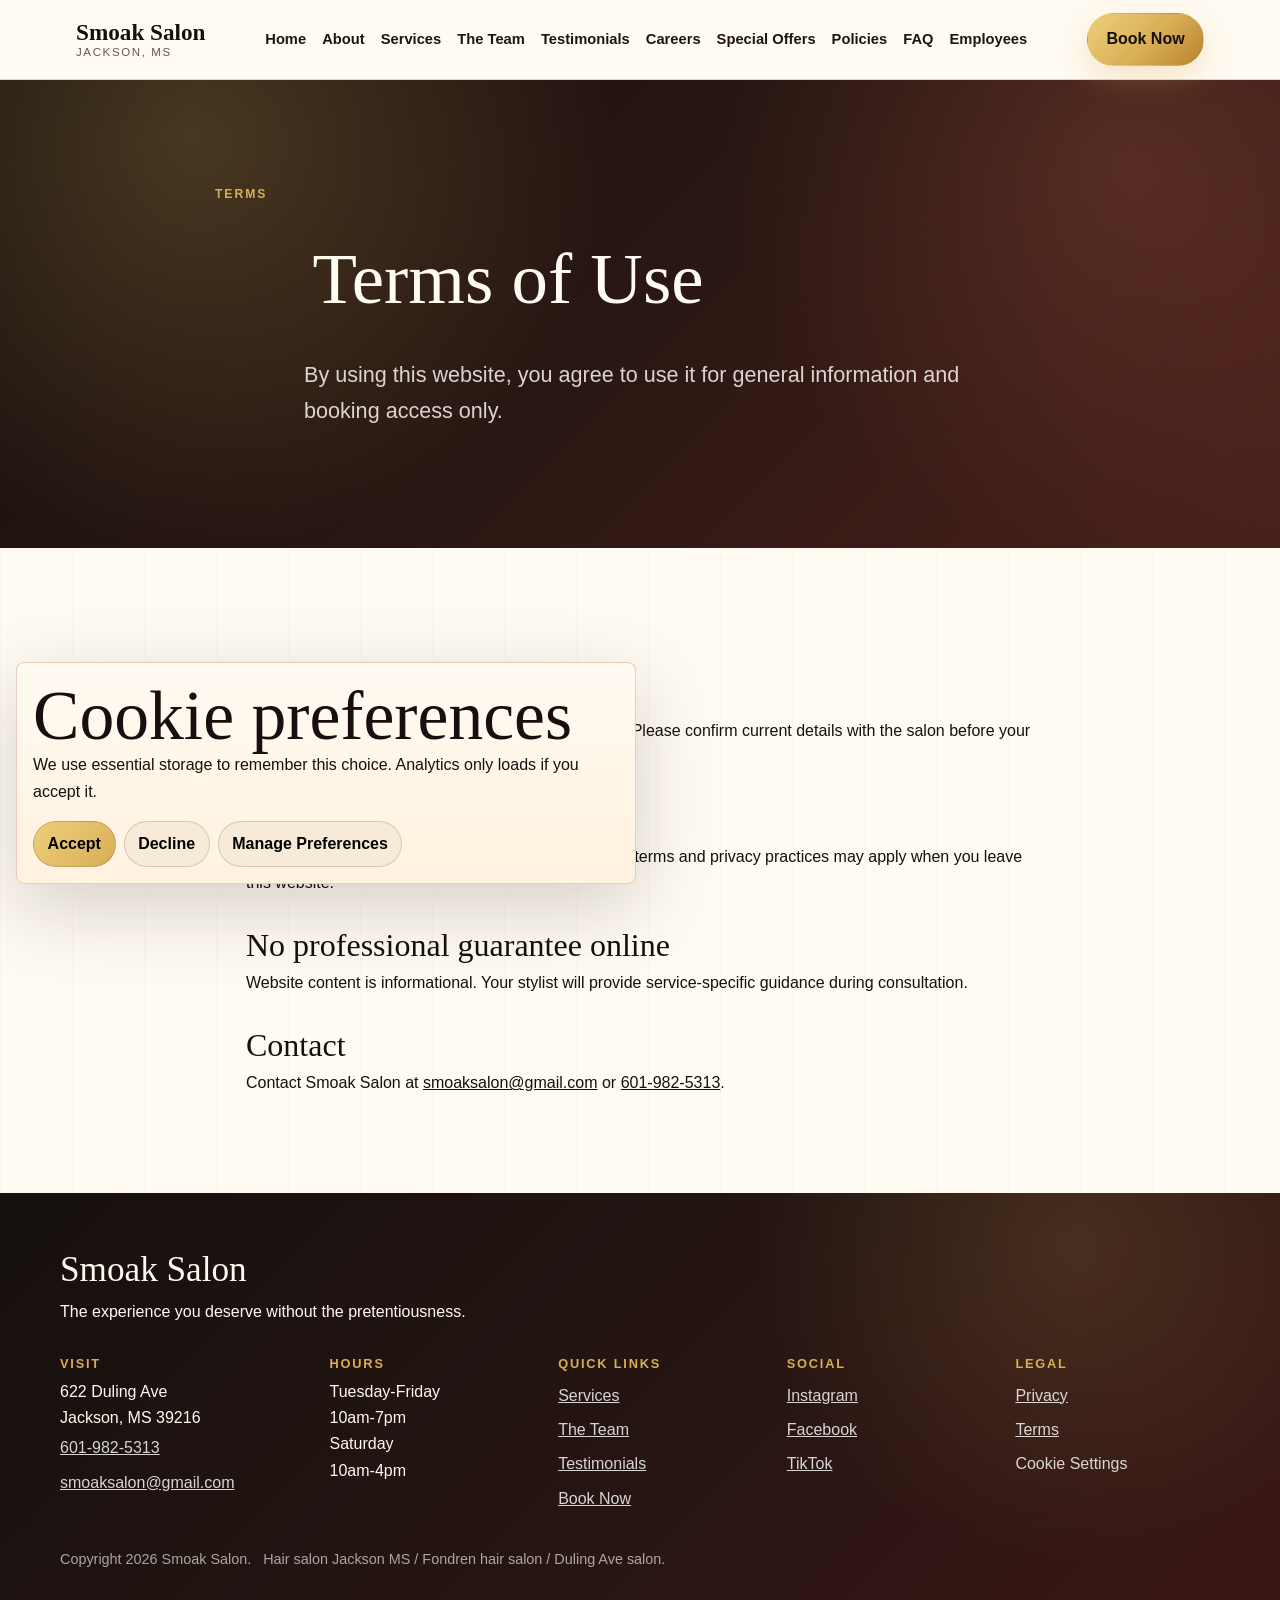
<file: terms.html>
<!doctype html>
<html lang="en">
<head><meta charset="utf-8"><meta name="viewport" content="width=device-width, initial-scale=1"><title>Terms of Use | Smoak Salon</title><meta name="description" content="Terms of use for the Smoak Salon website, including content, booking links, website availability, and contact details."><link rel="canonical" href="https://www.smoaksalon.com/terms.html"><meta property="og:title" content="Smoak Salon Terms of Use"><meta property="og:description" content="Website terms for Smoak Salon."><meta property="og:type" content="website"><meta property="og:url" content="https://www.smoaksalon.com/terms.html"><meta name="twitter:card" content="summary"><meta name="twitter:title" content="Smoak Salon Terms of Use"><meta name="twitter:description" content="Website terms for Smoak Salon."><link rel="stylesheet" href="assets/css/styles.css"><script defer src="assets/js/main.js"></script><script type="application/ld+json">{"@context":"https://schema.org","@type":"BreadcrumbList","itemListElement":[{"@type":"ListItem","position":1,"name":"Home","item":"https://www.smoaksalon.com/"},{"@type":"ListItem","position":2,"name":"Terms","item":"https://www.smoaksalon.com/terms.html"}]}</script></head>
<body><a class="skip-link" href="#main">Skip to content</a><header class="site-header" data-header></header><main id="main"><section class="page-hero section-dark"><p class="eyebrow">Terms</p><h1>Terms of Use</h1><p>By using this website, you agree to use it for general information and booking access only.</p></section><section class="section legal-copy"><h2>Website content</h2><p>Service descriptions, offers, and policies may change. Please confirm current details with the salon before your appointment.</p><h2>Booking links</h2><p>Online booking is handled through GlossGenius. Their terms and privacy practices may apply when you leave this website.</p><h2>No professional guarantee online</h2><p>Website content is informational. Your stylist will provide service-specific guidance during consultation.</p><h2>Contact</h2><p>Contact Smoak Salon at <a href="mailto:smoaksalon@gmail.com">smoaksalon@gmail.com</a> or <a href="tel:+16019825313">601-982-5313</a>.</p></section></main><footer class="site-footer" data-footer></footer><div data-cookie-banner></div><a class="sticky-book" href="https://smoaksalon.glossgenius.com/">Book Now</a></body></html>
</file>
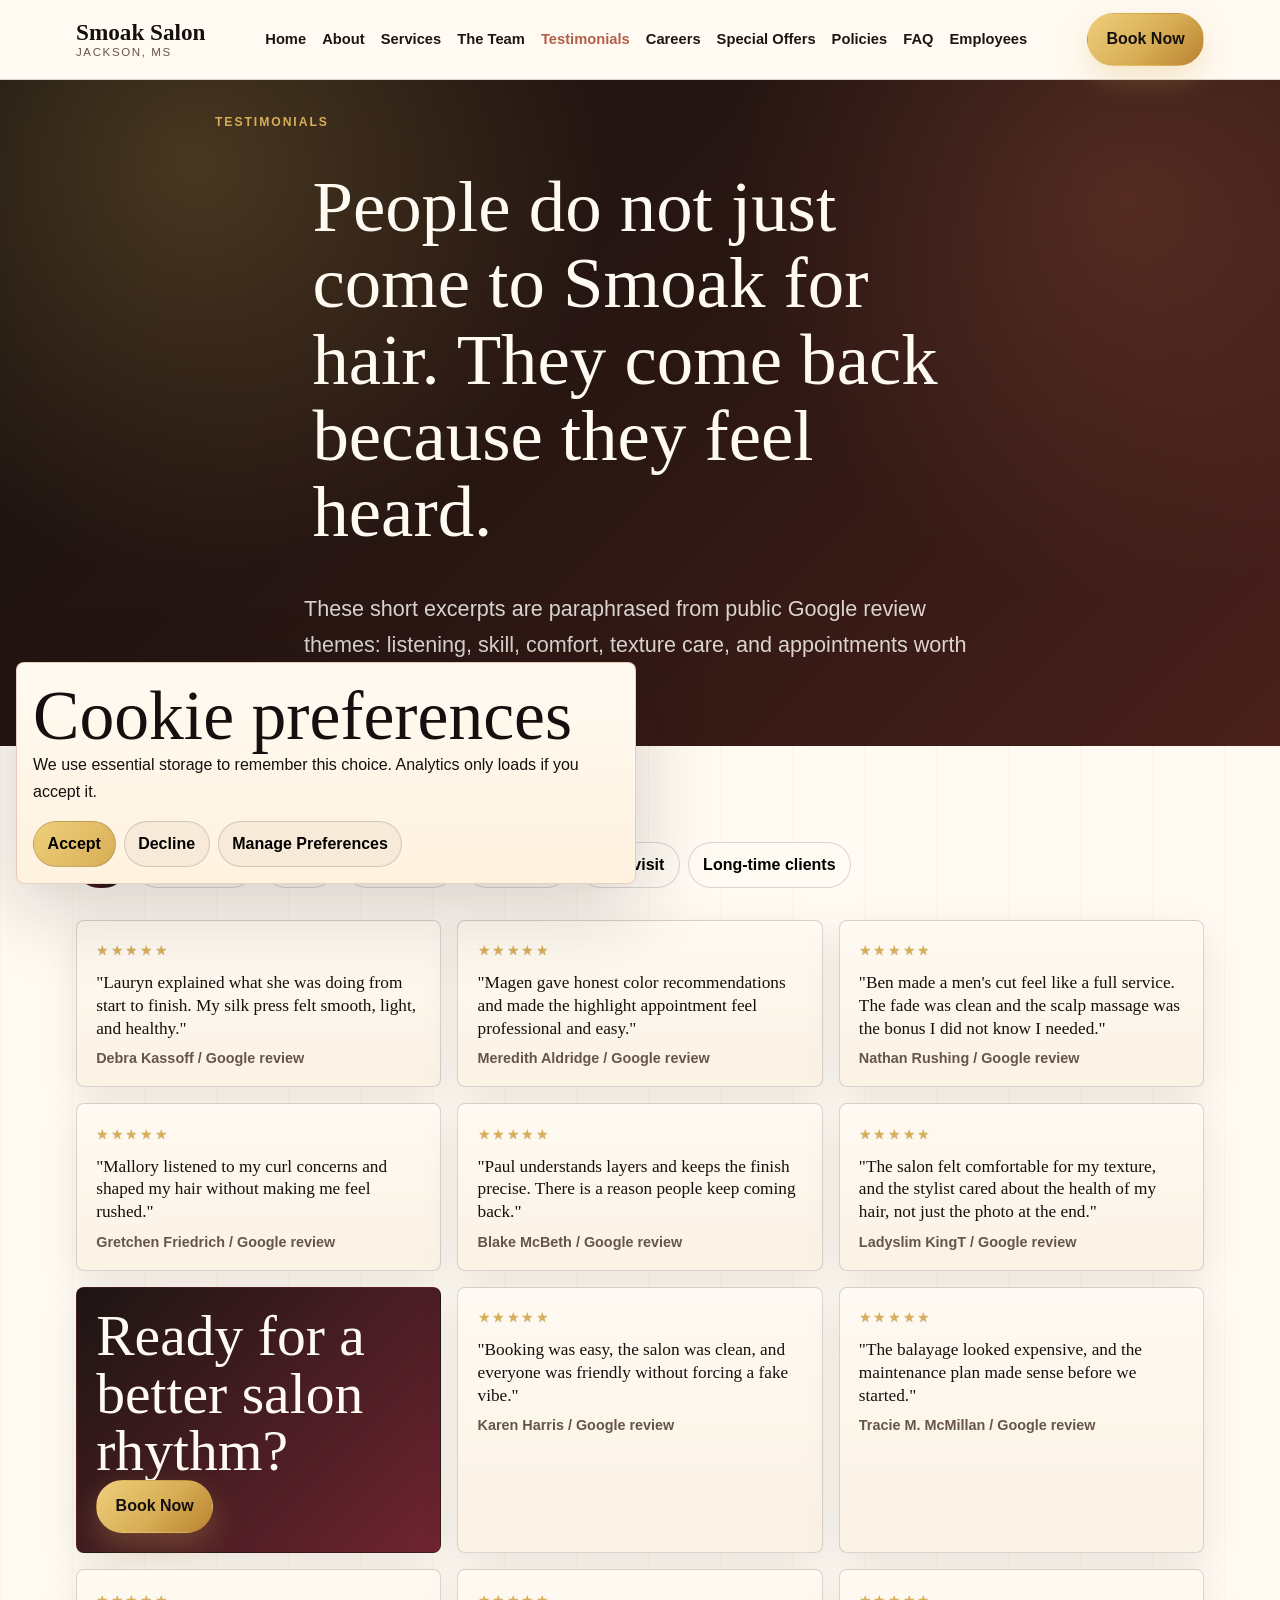
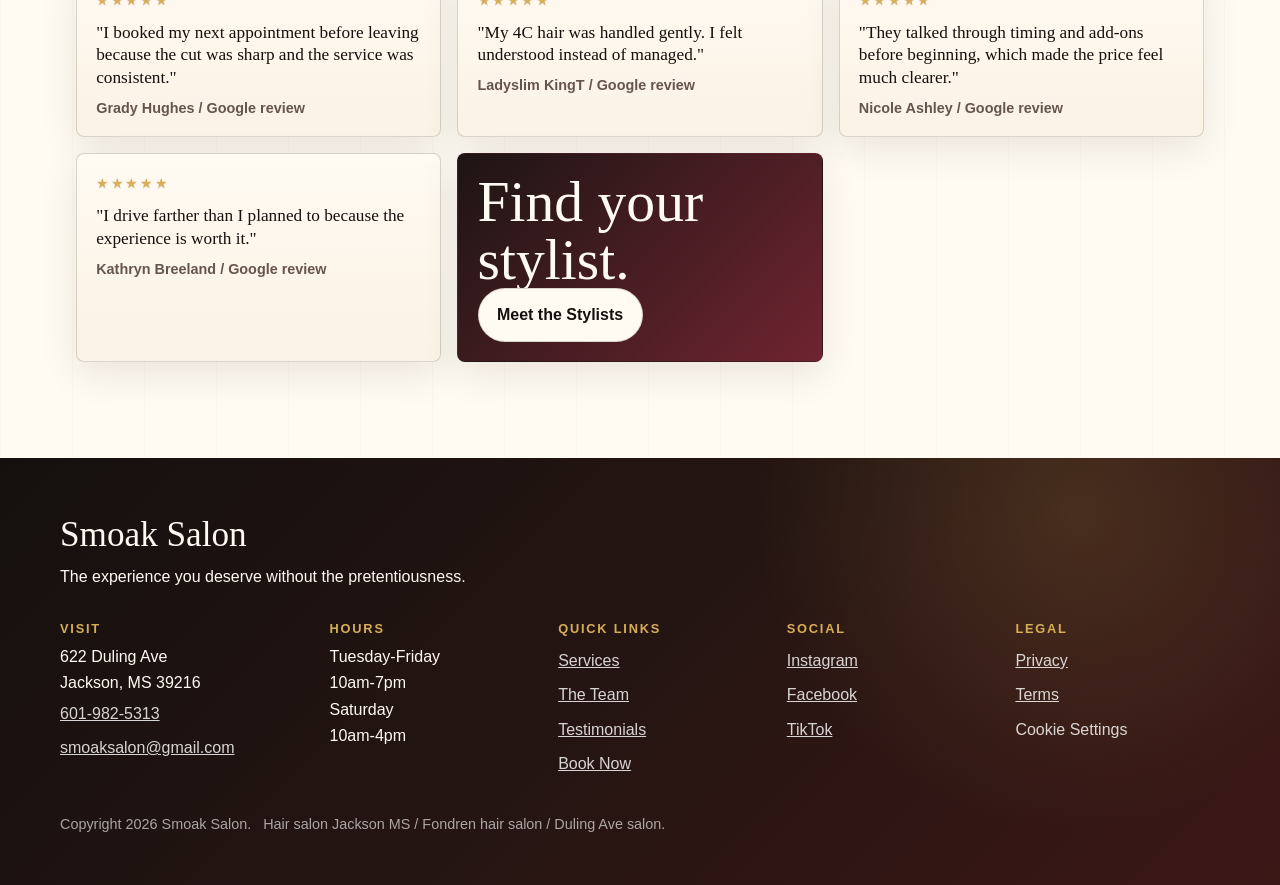
<file: testimonials.html>
<!doctype html>
<html lang="en">
<head>
  <meta charset="utf-8"><meta name="viewport" content="width=device-width, initial-scale=1">
  <title>Testimonials | Smoak Salon Reviews in Jackson, MS</title>
  <meta name="description" content="Read review-inspired guest stories about Smoak Salon's natural hair, color, men's cuts, curly hair, first visits, and long-time client experience.">
  <link rel="canonical" href="https://www.smoaksalon.com/testimonials.html">
  <meta property="og:title" content="Smoak Salon Testimonials"><meta property="og:description" content="People do not just come to Smoak for hair. They come back because they feel heard."><meta property="og:type" content="website"><meta property="og:url" content="https://www.smoaksalon.com/testimonials.html"><meta property="og:image" content="https://www.smoaksalon.com/assets/img/salon-detail.svg">
  <meta name="twitter:card" content="summary_large_image"><meta name="twitter:title" content="Smoak Salon Testimonials"><meta name="twitter:description" content="Review-inspired excerpts from Smoak guests."><meta name="twitter:image" content="https://www.smoaksalon.com/assets/img/salon-detail.svg">
  <link rel="stylesheet" href="assets/css/styles.css"><script defer src="assets/js/main.js"></script>
  <script type="application/ld+json">{"@context":"https://schema.org","@type":"BreadcrumbList","itemListElement":[{"@type":"ListItem","position":1,"name":"Home","item":"https://www.smoaksalon.com/"},{"@type":"ListItem","position":2,"name":"Testimonials","item":"https://www.smoaksalon.com/testimonials.html"}]}</script>
</head>
<body><a class="skip-link" href="#main">Skip to content</a><header class="site-header" data-header></header>
<main id="main">
  <section class="page-hero section-dark"><p class="eyebrow">Testimonials</p><h1>People do not just come to Smoak for hair. They come back because they feel heard.</h1><p>These short excerpts are paraphrased from public Google review themes: listening, skill, comfort, texture care, and appointments worth rebooking.</p></section>
  <section class="section">
    <div class="filter-bar" aria-label="Filter testimonials"><button class="active" data-filter="all">All</button><button data-filter="natural">Natural hair</button><button data-filter="color">Color</button><button data-filter="mens">Men's cuts</button><button data-filter="curly">Curly hair</button><button data-filter="first">First visit</button><button data-filter="longtime">Long-time clients</button></div>
    <div class="testimonial-grid" data-filter-grid>
      <article data-category="natural first"><div class="stars" aria-label="5 star Google review">★★★★★</div><p>"Lauryn explained what she was doing from start to finish. My silk press felt smooth, light, and healthy."</p><span>Debra Kassoff / Google review</span></article>
      <article data-category="color"><div class="stars" aria-label="5 star Google review">★★★★★</div><p>"Magen gave honest color recommendations and made the highlight appointment feel professional and easy."</p><span>Meredith Aldridge / Google review</span></article>
      <article data-category="mens"><div class="stars" aria-label="5 star Google review">★★★★★</div><p>"Ben made a men's cut feel like a full service. The fade was clean and the scalp massage was the bonus I did not know I needed."</p><span>Nathan Rushing / Google review</span></article>
      <article data-category="curly first"><div class="stars" aria-label="5 star Google review">★★★★★</div><p>"Mallory listened to my curl concerns and shaped my hair without making me feel rushed."</p><span>Gretchen Friedrich / Google review</span></article>
      <article data-category="longtime"><div class="stars" aria-label="5 star Google review">★★★★★</div><p>"Paul understands layers and keeps the finish precise. There is a reason people keep coming back."</p><span>Blake McBeth / Google review</span></article>
      <article data-category="natural curly"><div class="stars" aria-label="5 star Google review">★★★★★</div><p>"The salon felt comfortable for my texture, and the stylist cared about the health of my hair, not just the photo at the end."</p><span>Ladyslim KingT / Google review</span></article>
      <article class="testimonial-cta" data-category="all"><h2>Ready for a better salon rhythm?</h2><a class="btn btn-primary" href="https://smoaksalon.glossgenius.com/">Book Now</a></article>
      <article data-category="first"><div class="stars" aria-label="5 star Google review">★★★★★</div><p>"Booking was easy, the salon was clean, and everyone was friendly without forcing a fake vibe."</p><span>Karen Harris / Google review</span></article>
      <article data-category="color longtime"><div class="stars" aria-label="5 star Google review">★★★★★</div><p>"The balayage looked expensive, and the maintenance plan made sense before we started."</p><span>Tracie M. McMillan / Google review</span></article>
      <article data-category="mens longtime"><div class="stars" aria-label="5 star Google review">★★★★★</div><p>"I booked my next appointment before leaving because the cut was sharp and the service was consistent."</p><span>Grady Hughes / Google review</span></article>
      <article data-category="natural"><div class="stars" aria-label="5 star Google review">★★★★★</div><p>"My 4C hair was handled gently. I felt understood instead of managed."</p><span>Ladyslim KingT / Google review</span></article>
      <article data-category="first color"><div class="stars" aria-label="5 star Google review">★★★★★</div><p>"They talked through timing and add-ons before beginning, which made the price feel much clearer."</p><span>Nicole Ashley / Google review</span></article>
      <article data-category="longtime"><div class="stars" aria-label="5 star Google review">★★★★★</div><p>"I drive farther than I planned to because the experience is worth it."</p><span>Kathryn Breeland / Google review</span></article>
      <article class="testimonial-cta" data-category="all"><h2>Find your stylist.</h2><a class="btn btn-secondary" href="team.html">Meet the Stylists</a></article>
    </div>
  </section>
</main><footer class="site-footer" data-footer></footer><div data-cookie-banner></div><a class="sticky-book" href="https://smoaksalon.glossgenius.com/">Book Now</a></body></html>
</file>
<file: assets/css/styles.css>
:root {
  --ink: #15100e;
  --soft-black: #1d1513;
  --espresso: #332018;
  --clay: #b35f48;
  --blush: #f0c8c0;
  --cream: #f7ead8;
  --champagne: #d8ae56;
  --white: #fffaf2;
  --merlot: #6f2431;
  --olive: #4d5536;
  --smoke: #c8b8a5;
  --muted: #67554b;
  --line: rgba(29, 21, 19, .16);
  --shadow: 0 24px 80px rgba(21, 16, 14, .18);
  --serif: Georgia, "Times New Roman", serif;
  --sans: "Inter", "Avenir Next", "Segoe UI", Arial, sans-serif;
  --max: 1160px;
}

* { box-sizing: border-box; }
html { scroll-behavior: smooth; }
body {
  margin: 0;
  color: var(--ink);
  background:
    linear-gradient(90deg, rgba(216, 174, 86, .06) 1px, transparent 1px),
    var(--white);
  background-size: 72px 72px;
  font-family: var(--sans);
  font-size: 16px;
  line-height: 1.65;
  text-rendering: optimizeLegibility;
}
img { display: block; max-width: 100%; height: auto; }
a { color: inherit; }
button, input { font: inherit; }
button { cursor: pointer; }

.skip-link {
  position: absolute;
  top: .75rem;
  left: .75rem;
  z-index: 1000;
  transform: translateY(-160%);
  background: var(--champagne);
  color: var(--ink);
  padding: .7rem 1rem;
  border-radius: 999px;
}
.skip-link:focus { transform: translateY(0); }

.site-header {
  position: sticky;
  top: 0;
  z-index: 100;
  background: rgba(255, 250, 242, .94);
  border-bottom: 1px solid var(--line);
  backdrop-filter: blur(18px);
}
.nav {
  max-width: var(--max);
  margin: 0 auto;
  padding: .8rem 1rem;
  display: flex;
  align-items: center;
  justify-content: space-between;
  gap: 1rem;
}
.brand {
  display: inline-flex;
  flex-direction: column;
  line-height: 1;
  text-decoration: none;
  min-width: 8rem;
}
.brand strong {
  font-family: var(--serif);
  font-size: 1.45rem;
  letter-spacing: 0;
}
.brand span {
  margin-top: .2rem;
  color: var(--muted);
  font-size: .72rem;
  text-transform: uppercase;
  letter-spacing: .14em;
}
.nav-toggle {
  width: 48px;
  height: 48px;
  border: 1px solid var(--line);
  border-radius: 999px;
  background: linear-gradient(135deg, var(--cream), #fff6e9);
  color: var(--ink);
}
.nav-toggle span {
  display: block;
  width: 20px;
  height: 2px;
  margin: 5px auto;
  background: currentColor;
}
.nav-menu {
  position: fixed;
  inset: 74px 0 auto;
  display: none;
  padding: 1rem;
  background: var(--white);
  border-bottom: 1px solid var(--line);
  box-shadow: var(--shadow);
}
.nav-menu.is-open { display: grid; }
.nav-menu a {
  min-height: 48px;
  display: flex;
  align-items: center;
  padding: .55rem 0;
  color: var(--soft-black);
  text-decoration: none;
  font-weight: 700;
}
.nav-menu a[aria-current="page"] { color: var(--clay); }
.nav-menu a:hover { color: var(--merlot); }
.nav-cta { display: none; }

.hero, .page-hero {
  display: grid;
  gap: 1.5rem;
  padding: 2rem 1rem 3rem;
  overflow: hidden;
}
.hero__media {
  border-radius: 8px;
  overflow: hidden;
  box-shadow: var(--shadow);
}
.hero__content, .page-hero {
  align-content: center;
}
.page-hero {
  min-height: 52vh;
  justify-items: start;
}
.page-hero > * {
  max-width: 850px;
  margin-left: auto;
  margin-right: auto;
  width: min(100%, var(--max));
}
h1, h2, h3 {
  margin: 0;
  font-family: var(--serif);
  font-weight: 500;
  line-height: 1.05;
  letter-spacing: 0;
}
h1 { font-size: clamp(1.85rem, 8vw, 4.55rem); max-width: 13ch; }
.page-hero h1 { max-width: 18ch; }
h2 { font-size: clamp(2rem, 8vw, 4.35rem); }
h3 { font-size: 1.35rem; }
p { margin: 0; }
.hero__lead, .page-hero p:not(.eyebrow) {
  max-width: 42rem;
  margin-top: 1rem;
  color: rgba(255, 253, 249, .82);
  font-size: clamp(1.05rem, 4vw, 1.35rem);
}
.eyebrow {
  margin-bottom: .8rem;
  color: var(--champagne);
  font-size: .76rem;
  font-weight: 800;
  letter-spacing: .16em;
  text-transform: uppercase;
}
.section-dark {
  color: var(--white);
  background:
    radial-gradient(circle at 15% 12%, rgba(216, 174, 86, .24), transparent 26rem),
    radial-gradient(circle at 88% 18%, rgba(179, 95, 72, .26), transparent 25rem),
    linear-gradient(135deg, #15100e, #2b1713 52%, #4a201b);
}
.section-warm {
  background:
    linear-gradient(135deg, rgba(247, 234, 216, .98), rgba(240, 200, 192, .34)),
    var(--cream);
}

.button-row {
  display: flex;
  flex-wrap: wrap;
  gap: .75rem;
  margin-top: 1.4rem;
}
.centered { justify-content: center; }
.btn {
  min-height: 48px;
  display: inline-flex;
  align-items: center;
  justify-content: center;
  border: 1px solid transparent;
  border-radius: 999px;
  padding: .78rem 1.15rem;
  text-decoration: none;
  font-weight: 800;
  transition: transform .2s ease, background .2s ease, border-color .2s ease;
}
.btn:hover { transform: translateY(-2px); }
.btn-primary {
  background: linear-gradient(135deg, #efcf7b, var(--champagne) 54%, #b9822f);
  color: var(--ink);
  box-shadow: 0 12px 30px rgba(216, 174, 86, .28);
}
.btn-secondary { background: var(--white); color: var(--ink); border-color: var(--line); }
.btn-ghost { color: var(--ink); border-color: var(--line); background: transparent; }
.section-dark .btn-secondary { background: transparent; color: var(--white); border-color: rgba(255,255,255,.28); }
.section-dark .btn-secondary:hover { background: rgba(255, 250, 242, .08); }
.text-link {
  display: inline-flex;
  margin-top: 1rem;
  color: var(--merlot);
  font-weight: 800;
  text-decoration-thickness: 2px;
  text-underline-offset: 5px;
}

.trust-bar {
  display: grid;
  gap: .75rem;
  padding: 1rem;
  background: linear-gradient(90deg, var(--espresso), var(--merlot), var(--olive));
  border-block: 1px solid var(--line);
}
.trust-bar span {
  padding: .85rem 1rem;
  border: 1px solid rgba(255, 250, 242, .18);
  border-radius: 8px;
  background: rgba(255, 250, 242, .94);
  font-weight: 800;
}
.section, .split-section, .menu-section, .booking-band {
  max-width: var(--max);
  margin: 0 auto;
  padding: 4rem 1rem;
}
.section-heading {
  display: grid;
  gap: 1rem;
  margin-bottom: 2rem;
}
.section-heading h2 { max-width: 13ch; }
.service-grid, .value-grid, .team-preview, .offer-grid, .testimonial-grid {
  display: grid;
  gap: 1rem;
}
.service-card, .value-grid article, .offer-card, .testimonial-grid article, .testimonial-strip article, .policy-list article {
  border: 1px solid var(--line);
  border-radius: 8px;
  background:
    linear-gradient(180deg, rgba(255, 250, 242, .98), rgba(247, 234, 216, .5)),
    var(--white);
  padding: 1.2rem;
  box-shadow: 0 12px 38px rgba(21,16,14,.09);
}
.service-card {
  border-top: 4px solid var(--champagne);
}
.service-card:nth-child(3n + 2) { border-top-color: var(--clay); }
.service-card:nth-child(3n) { border-top-color: var(--merlot); }
.service-card {
  min-height: 9rem;
  display: flex;
  flex-direction: column;
  justify-content: space-between;
  text-decoration: none;
}
.service-card span {
  font-family: var(--serif);
  font-size: 1.45rem;
  line-height: 1.1;
}
.service-card small, .role, .menu-list span, .testimonial-grid span, .testimonial-strip span {
  color: var(--muted);
  font-weight: 700;
}
.split-section {
  display: grid;
  gap: 2rem;
}
.rich-copy {
  display: grid;
  gap: 1rem;
  color: var(--soft-black);
  font-size: 1.05rem;
}
.section-warm .rich-copy { color: var(--ink); }
.feature-image {
  border-radius: 8px;
  box-shadow: var(--shadow);
}
.testimonial-strip {
  display: grid;
  gap: 1rem;
}
.testimonial-strip article p, .testimonial-grid article p {
  font-family: var(--serif);
  font-size: 1.08rem;
  line-height: 1.32;
}
.testimonial-grid article {
  min-height: 0;
}
.testimonial-grid .testimonial-cta h2 {
  font-size: clamp(2.1rem, 6vw, 3.6rem);
  line-height: 1;
}
.testimonial-grid span {
  display: block;
  margin-top: .55rem;
  font-size: .9rem;
  line-height: 1.25;
}
.stars {
  margin-bottom: .6rem;
  color: var(--champagne);
  font-size: .85rem;
  letter-spacing: .12em;
  text-shadow: 0 1px 0 rgba(21, 16, 14, .12);
}
.team-preview article {
  display: grid;
  gap: .75rem;
}
.team-preview img, .profile-card img {
  width: 100%;
  aspect-ratio: 7 / 8;
  object-fit: cover;
  border-radius: 8px;
  border: 1px solid rgba(255,255,255,.15);
}
.booking-band {
  text-align: center;
  background:
    radial-gradient(circle at 20% 0%, rgba(216, 174, 86, .22), transparent 24rem),
    linear-gradient(135deg, var(--cream), #fff7ea 45%, rgba(240, 200, 192, .56));
  border-block: 1px solid rgba(179, 95, 72, .22);
  max-width: none;
}
.booking-band h2, .booking-band p {
  width: min(100%, 780px);
  margin-inline: auto;
}
.booking-band p { margin-top: 1rem; color: var(--muted); }
.faq-preview { padding-top: 3rem; }
.accordion-list {
  display: grid;
  gap: .75rem;
}
details {
  border: 1px solid var(--line);
  border-radius: 8px;
  background: var(--white);
  padding: .45rem 1rem;
}
summary {
  min-height: 52px;
  display: flex;
  align-items: center;
  font-weight: 850;
}
details p { padding: 0 0 1rem; color: var(--muted); }

.price-note {
  max-width: var(--max);
  margin: 1rem auto 0;
  padding: 1rem;
  color: var(--ink);
  background: linear-gradient(135deg, #fff7ea, var(--cream));
  border: 1px solid rgba(179, 95, 72, .25);
  border-radius: 8px;
}
.menu-section {
  display: grid;
  gap: 2rem;
  border-bottom: 1px solid var(--line);
}
.menu-list {
  display: grid;
  gap: .75rem;
}
.menu-list article {
  display: grid;
  gap: .45rem;
  padding: 1rem 0;
  border-bottom: 1px solid var(--line);
}
.menu-list article:last-child { border-bottom: 0; }
.team-grid {
  display: grid;
  gap: 1.25rem;
}
.profile-card {
  display: grid;
  gap: 1rem;
  padding: 1rem;
  border: 1px solid var(--line);
  border-radius: 8px;
  background:
    linear-gradient(135deg, rgba(255,250,242,.96), rgba(240,200,192,.35)),
    var(--cream);
}
.profile-card > div {
  display: grid;
  align-content: center;
  gap: .75rem;
}
.filter-bar {
  display: flex;
  gap: .5rem;
  overflow-x: auto;
  padding-bottom: 1rem;
  margin-bottom: 1rem;
}
.filter-bar button {
  min-height: 44px;
  flex: 0 0 auto;
  border: 1px solid var(--line);
  border-radius: 999px;
  background: var(--white);
  padding: .55rem .9rem;
  font-weight: 800;
}
.filter-bar button.active {
  background: linear-gradient(135deg, var(--merlot), var(--soft-black));
  color: var(--white);
}
.testimonial-grid article[hidden] { display: none; }
.testimonial-cta {
  background: linear-gradient(135deg, var(--soft-black), var(--merlot)) !important;
  color: var(--white);
}
.offer-card {
  min-height: 17rem;
  display: grid;
  align-content: space-between;
  gap: 1rem;
}
.offer-card.muted {
  background:
    linear-gradient(135deg, rgba(77, 85, 54, .12), rgba(247, 234, 216, .94)),
    var(--cream);
}
.policy-list {
  display: grid;
  gap: 1rem;
}
.legal-copy {
  max-width: 820px;
}
.legal-copy h2 {
  margin-top: 2rem;
  margin-bottom: .5rem;
  font-size: 2rem;
}
.employee-page { min-height: 70vh; }

.site-footer {
  padding: 3rem 1rem 6rem;
  color: var(--white);
  background:
    radial-gradient(circle at 84% 12%, rgba(216, 174, 86, .16), transparent 20rem),
    linear-gradient(135deg, #15100e, #251512 50%, #3b1716);
}
.footer-inner {
  max-width: var(--max);
  margin: 0 auto;
  display: grid;
  gap: 2rem;
}
.footer-brand {
  font-family: var(--serif);
  font-size: 2.2rem;
}
.footer-grid {
  display: grid;
  gap: 1.5rem;
}
.footer-grid h2 {
  margin-bottom: .5rem;
  color: var(--champagne);
  font-family: var(--sans);
  font-size: .8rem;
  font-weight: 900;
  letter-spacing: .14em;
  text-transform: uppercase;
}
.footer-grid a, .footer-grid button {
  display: block;
  color: rgba(255,255,255,.82);
  background: none;
  border: 0;
  padding: .25rem 0;
  text-align: left;
}
.footer-bottom {
  display: flex;
  flex-wrap: wrap;
  gap: .75rem;
  color: rgba(255,255,255,.62);
  font-size: .9rem;
}
.cookie-panel {
  position: fixed;
  inset: auto 1rem 1rem;
  z-index: 200;
  max-width: 620px;
  padding: 1rem;
  color: var(--ink);
  background: linear-gradient(180deg, var(--white), #fff2df);
  border: 1px solid rgba(179, 95, 72, .28);
  border-radius: 8px;
  box-shadow: var(--shadow);
}
.cookie-panel[hidden] { display: none; }
.cookie-actions {
  display: flex;
  flex-wrap: wrap;
  gap: .5rem;
  margin-top: 1rem;
}
.cookie-actions button {
  min-height: 44px;
  border: 1px solid var(--line);
  border-radius: 999px;
  padding: .55rem .85rem;
  background: var(--cream);
  font-weight: 800;
}
.cookie-actions .accept { background: linear-gradient(135deg, #efcf7b, var(--champagne)); }
.sticky-book {
  position: fixed;
  left: 1rem;
  right: 1rem;
  bottom: .8rem;
  z-index: 90;
  min-height: 52px;
  display: flex;
  align-items: center;
  justify-content: center;
  border-radius: 999px;
  background: linear-gradient(135deg, #efcf7b, var(--champagne) 55%, #b9822f);
  color: var(--ink);
  text-decoration: none;
  font-weight: 900;
  box-shadow: 0 15px 40px rgba(23,18,16,.22);
}

@media (min-width: 680px) {
  .trust-bar, .service-grid, .value-grid, .team-preview, .offer-grid, .testimonial-grid {
    grid-template-columns: repeat(2, 1fr);
  }
  .hero {
    grid-template-columns: .88fr 1.12fr;
    align-items: center;
    min-height: calc(100vh - 74px);
    padding: 2rem max(1rem, calc((100vw - var(--max)) / 2)) 3rem;
  }
  .hero__media { order: 2; }
  .profile-card { grid-template-columns: minmax(220px, .7fr) 1fr; }
}

@media (min-width: 980px) {
  .nav-toggle { display: none; }
  .nav-menu {
    position: static;
    display: flex;
    align-items: center;
    gap: 1rem;
    padding: 0;
    background: transparent;
    border: 0;
    box-shadow: none;
  }
  .nav-menu a {
    min-height: auto;
    padding: .4rem 0;
    font-size: .92rem;
  }
  .nav-cta { display: inline-flex; }
  .trust-bar {
    grid-template-columns: repeat(4, 1fr);
    padding-inline: max(1rem, calc((100vw - var(--max)) / 2));
  }
  .section, .split-section, .menu-section { padding-block: 6rem; }
  .split-section, .menu-section {
    grid-template-columns: .8fr 1.2fr;
    align-items: start;
  }
  .service-grid { grid-template-columns: repeat(4, 1fr); }
  .team-preview { grid-template-columns: repeat(3, 1fr); }
  .testimonial-grid { grid-template-columns: repeat(3, 1fr); }
  .footer-grid { grid-template-columns: 1.2fr repeat(4, 1fr); }
  .sticky-book { display: none; }
  .site-footer { padding-bottom: 3rem; }
}
</file>
